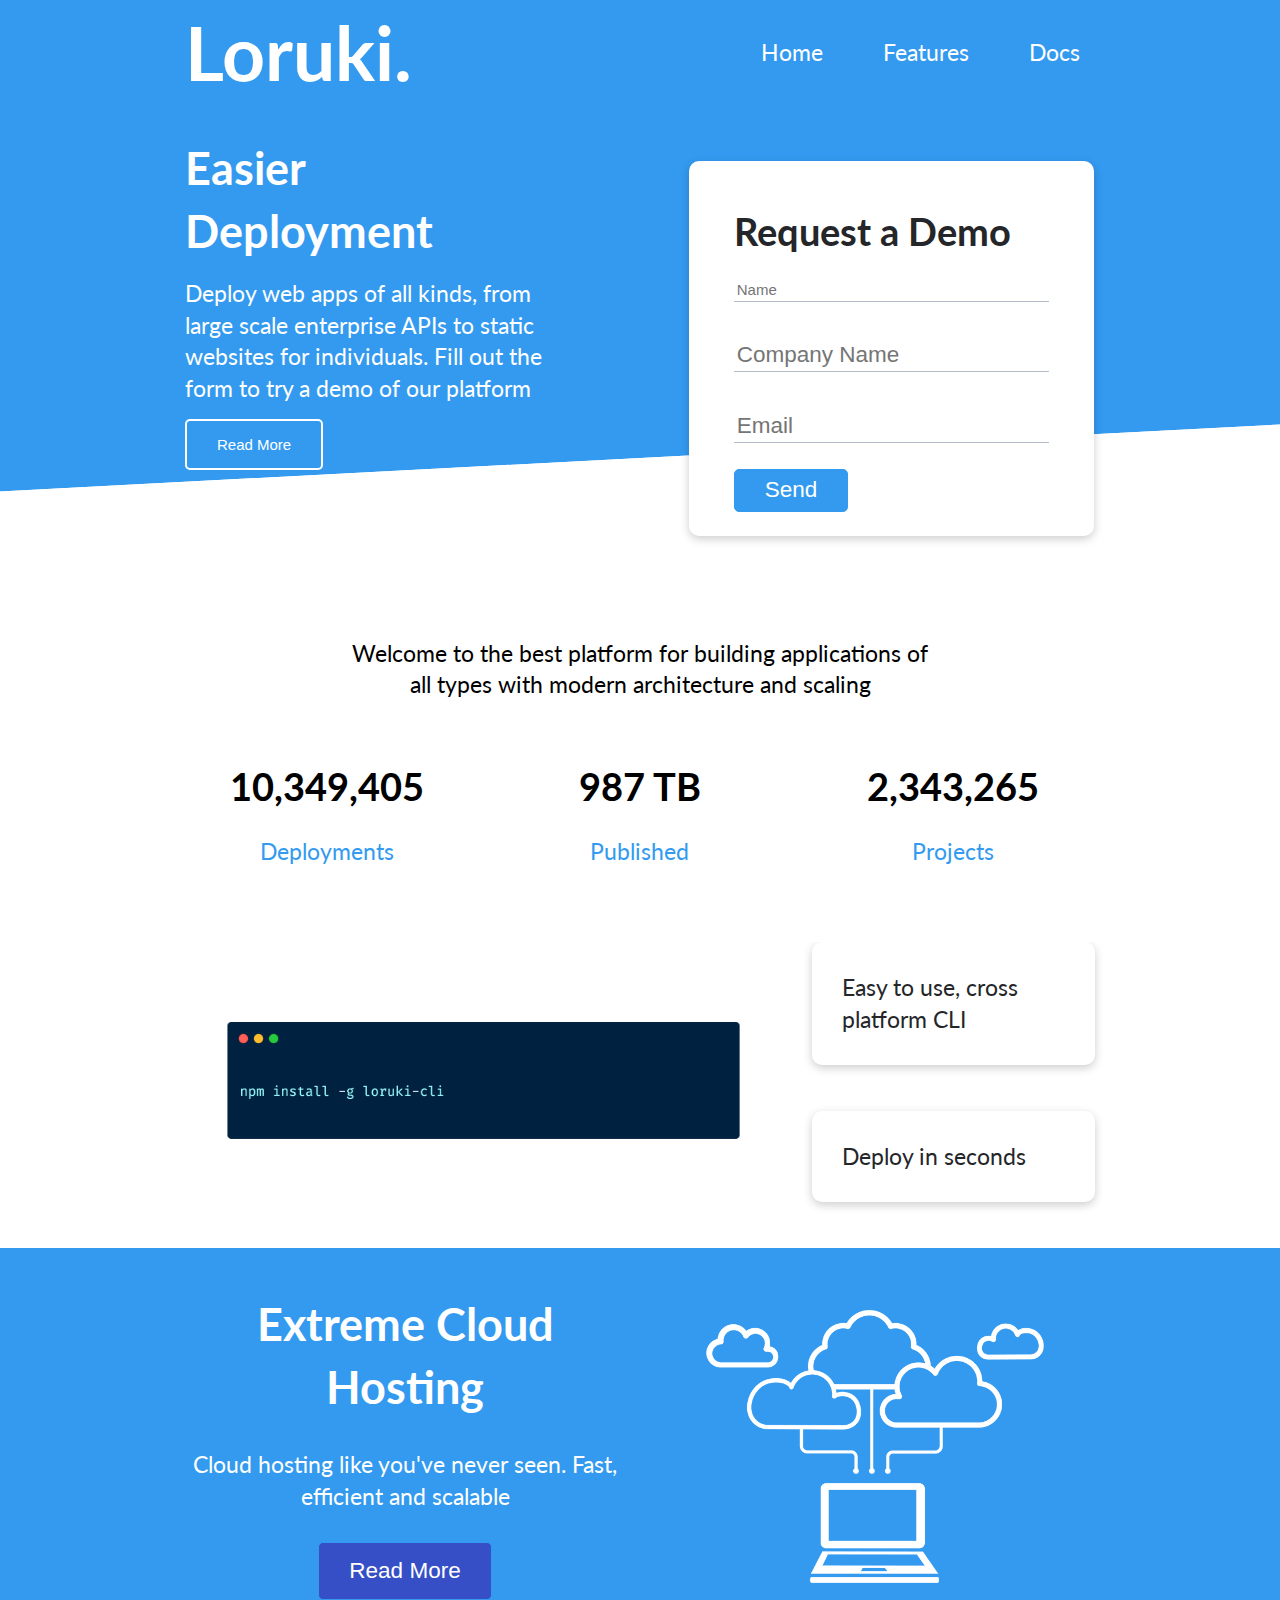
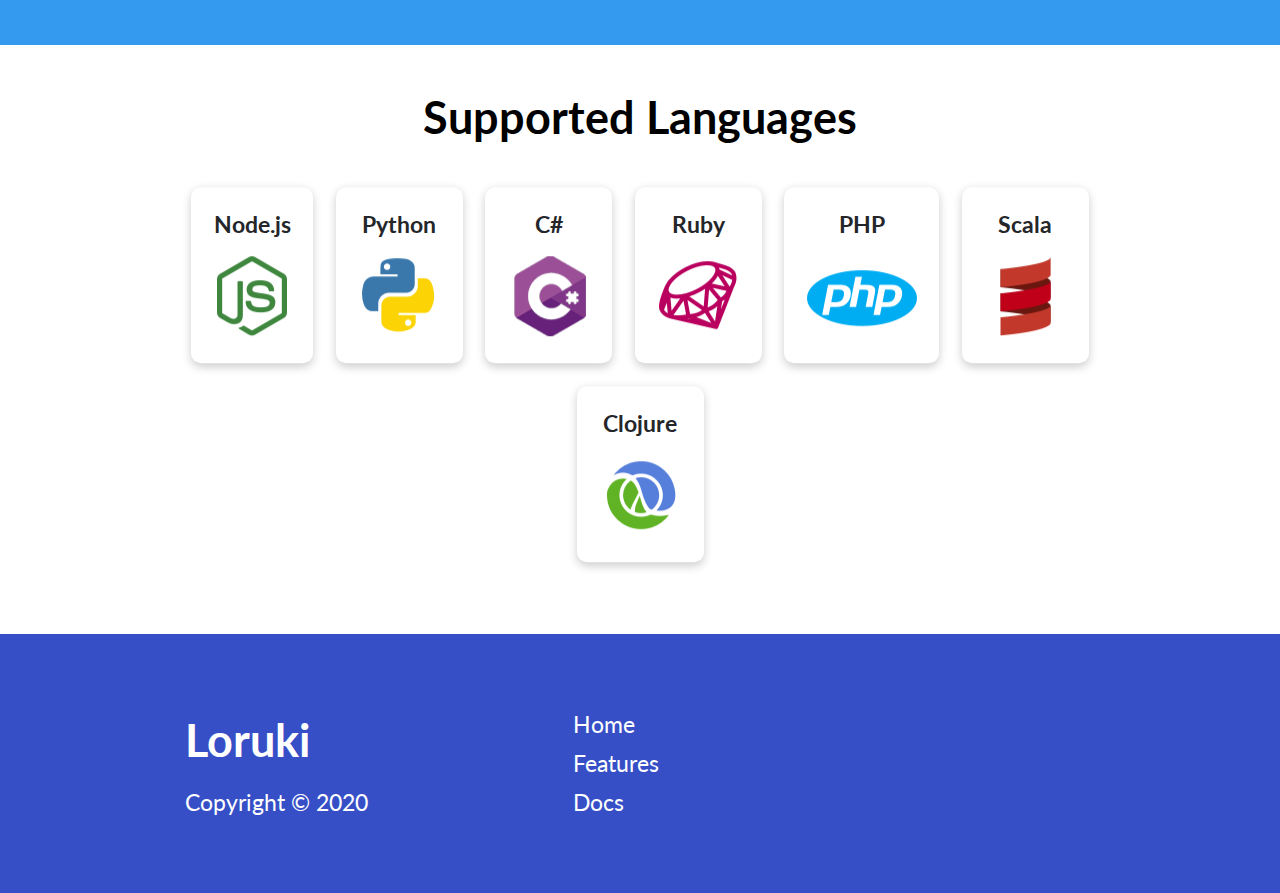
<file: index.html>
<!DOCTYPE html>
<html lang="en">
  <head>
    <meta charset="UTF-8" />
    <meta http-equiv="X-UA-Compatible" content="IE=edge" />
    <meta name="viewport" content="width=device-width, initial-scale=1.0" />
    <title>Loruki</title>
    <link
      rel="stylesheet"
      href="https://cdnjs.cloudflare.com/ajax/libs/font-awesome/5.15.1/css/all.min.css"
      integrity="sha512-+4zCK9k+qNFUR5X+cKL9EIR+ZOhtIloNl9GIKS57V1MyNsYpYcUrUeQc9vNfzsWfV28IaLL3i96P9sdNyeRssA=="
      crossorigin="anonymous"
    />
    <link rel="stylesheet" href="css/styles.css" />
    <link rel="stylesheet" href="css/utilities.css" />
    <link rel="stylesheet" href="css/responsive.css" />
  </head>
  <body>
    <!-- bd main -->
    <section id="main">
      <!-- bd navbar -->
      <section id="navbar">
        <div class="container flex">
          <h1 class="logo">Loruki.</h1>
          <div class="nav-item flex">
            <div class="nav-link"><a href="#" class="text">Home</a></div>
            <div class="nav-link">
              <a href="features.html" class="text">Features</a>
            </div>
            <div class="nav-link">
              <a href="docs.html" class="text">Docs</a>
            </div>
          </div>
        </div>
      </section>
      <!-- kt navbar -->

      <!-- bd showcase -->
      <section id="showcase" class="flex">
        <div class="grid">
          <div class="showcase-info container">
            <h2 class="showcase-title">Easier Deployment</h2>
            <p class="showcase-text text">
              Deploy web apps of all kinds, from large scale enterprise APIs to
              static websites for individuals. Fill out the form to try a demo
              of our platform
            </p>
            <button class="btn showcase-btn">Read More</button>
          </div>
          <div class="showcase-form card">
            <form>
              <h3 class="form-title">Request a Demo</h3>
              <input type="text" class="form-input" placeholder="Name" />
              <input
                type="text"
                class="form-input text"
                placeholder="Company Name"
              />
              <input type="email" class="form-input text" placeholder="Email" />
              <button class="btn form-btn text">Send</button>
            </form>
          </div>
        </div>
      </section>
      <!-- kt showcase -->
    </section>
    <!-- kt main -->

    <!-- bd stats -->
    <section id="stats">
      <div class="container">
        <div class="stats-title text">
          Welcome to the best platform for building applications of all types
          with modern architecture and scaling
        </div>
        <div class="stats-content grid">
          <div class="stats-item">
            <i class="fas fa-server fa-3x"></i>
            <h3 class="stats-text">10,349,405</h3>
            <div class="stats-text-2 text">Deployments</div>
          </div>
          <div class="stats-item">
            <i class="fas fa-upload fa-3x"></i>
            <h3 class="stats-text">987 TB</h3>
            <div class="stats-text-2 text">Published</div>
          </div>
          <div class="stats-item">
            <i class="fas fa-project-diagram fa-3x"></i>
            <h3 class="stats-text">2,343,265</h3>
            <div class="stats-text-2 text">Projects</div>
          </div>
        </div>
      </div>
    </section>
    <!-- kt stats -->

    <!-- bd cli -->
    <section id="cli">
      <div class="container grid">
        <img src="images/cli.png" alt="" />
        <div class="cli-text text card">Easy to use, cross platform CLI</div>
        <div class="cli-text text card">Deploy in seconds</div>
      </div>
    </section>
    <!-- kt cli -->

    <!-- bd cloud -->
    <section id="cloud">
      <div class="container grid">
        <div class="cloud-info">
          <h2 class="cloud-title">Extreme Cloud Hosting</h2>
          <div class="cloud-text text">
            Cloud hosting like you've never seen. Fast, efficient and scalable
          </div>
          <button class="btn cloud-btn text">Read More</button>
        </div>
        <img src="images/cloud.png" alt="" class="cloud-img" />
      </div>
    </section>
    <!-- kt cloud -->

    <!-- bd support -->
    <section id="support">
      <div class="container">
        <h2 class="support-title">Supported Languages</h2>
        <div class="support-item flex">
          <div class="support-card card">
            <div class="support-card-title text">Node.js</div>
            <img src="images/logos/node.png" alt="" class="support-card-img" />
          </div>
          <div class="support-card card">
            <div class="support-card-title text">Python</div>
            <img
              src="images/logos/python.png"
              alt=""
              class="support-card-img"
            />
          </div>
          <div class="support-card card">
            <div class="support-card-title text">C#</div>
            <img
              src="images/logos/csharp.png"
              alt=""
              class="support-card-img"
            />
          </div>
          <div class="support-card card">
            <div class="support-card-title text">Ruby</div>
            <img src="images/logos/ruby.png" alt="" class="support-card-img" />
          </div>
          <div class="support-card card">
            <div class="support-card-title text">PHP</div>
            <img src="images/logos/php.png" alt="" class="support-card-img" />
          </div>
          <div class="support-card card">
            <div class="support-card-title text">Scala</div>
            <img src="images/logos/scala.png" alt="" class="support-card-img" />
          </div>
          <div class="support-card card">
            <div class="support-card-title text">Clojure</div>
            <img
              src="images/logos/clojure.png"
              alt=""
              class="support-card-img"
            />
          </div>
        </div>
      </div>
    </section>
    <!-- kt support -->

    <!-- bd footer -->
    <section id="footer">
      <div class="container grid">
        <div class="footer-copy">
          <h2 class="footer-title">Loruki</h2>
          <div class="footer-text text">Copyright &copy; 2020</div>
        </div>
        <div class="footer-link flex">
          <div class="footer-text text">
            <a href="index.html" class="footer-text text">Home</a>
          </div>
          <div class="footer-text text">
            <a href="features.html" class="footer-text text">Features</a>
          </div>
          <div class="footer-text text">
            <a href="docs.html" class="footer-text text">Docs</a>
          </div>
        </div>
        <div class="footer-icon flex">
          <div class="footer-icon-link">
            <a href="#"><i class="fab fa-github fa-2x"></i></a>
          </div>
          <div class="footer-icon-link">
            <a href="#"><i class="fab fa-facebook fa-2x"></i></a>
          </div>
          <div class="footer-icon-link">
            <a href="#"><i class="fab fa-instagram fa-2x"></i></a>
          </div>
          <div class="footer-icon-link">
            <a href="#"><i class="fab fa-twitter fa-2x"></i></a>
          </div>
        </div>
      </div>
    </section>
    <!-- kt footer -->
  </body>
</html>
</file>
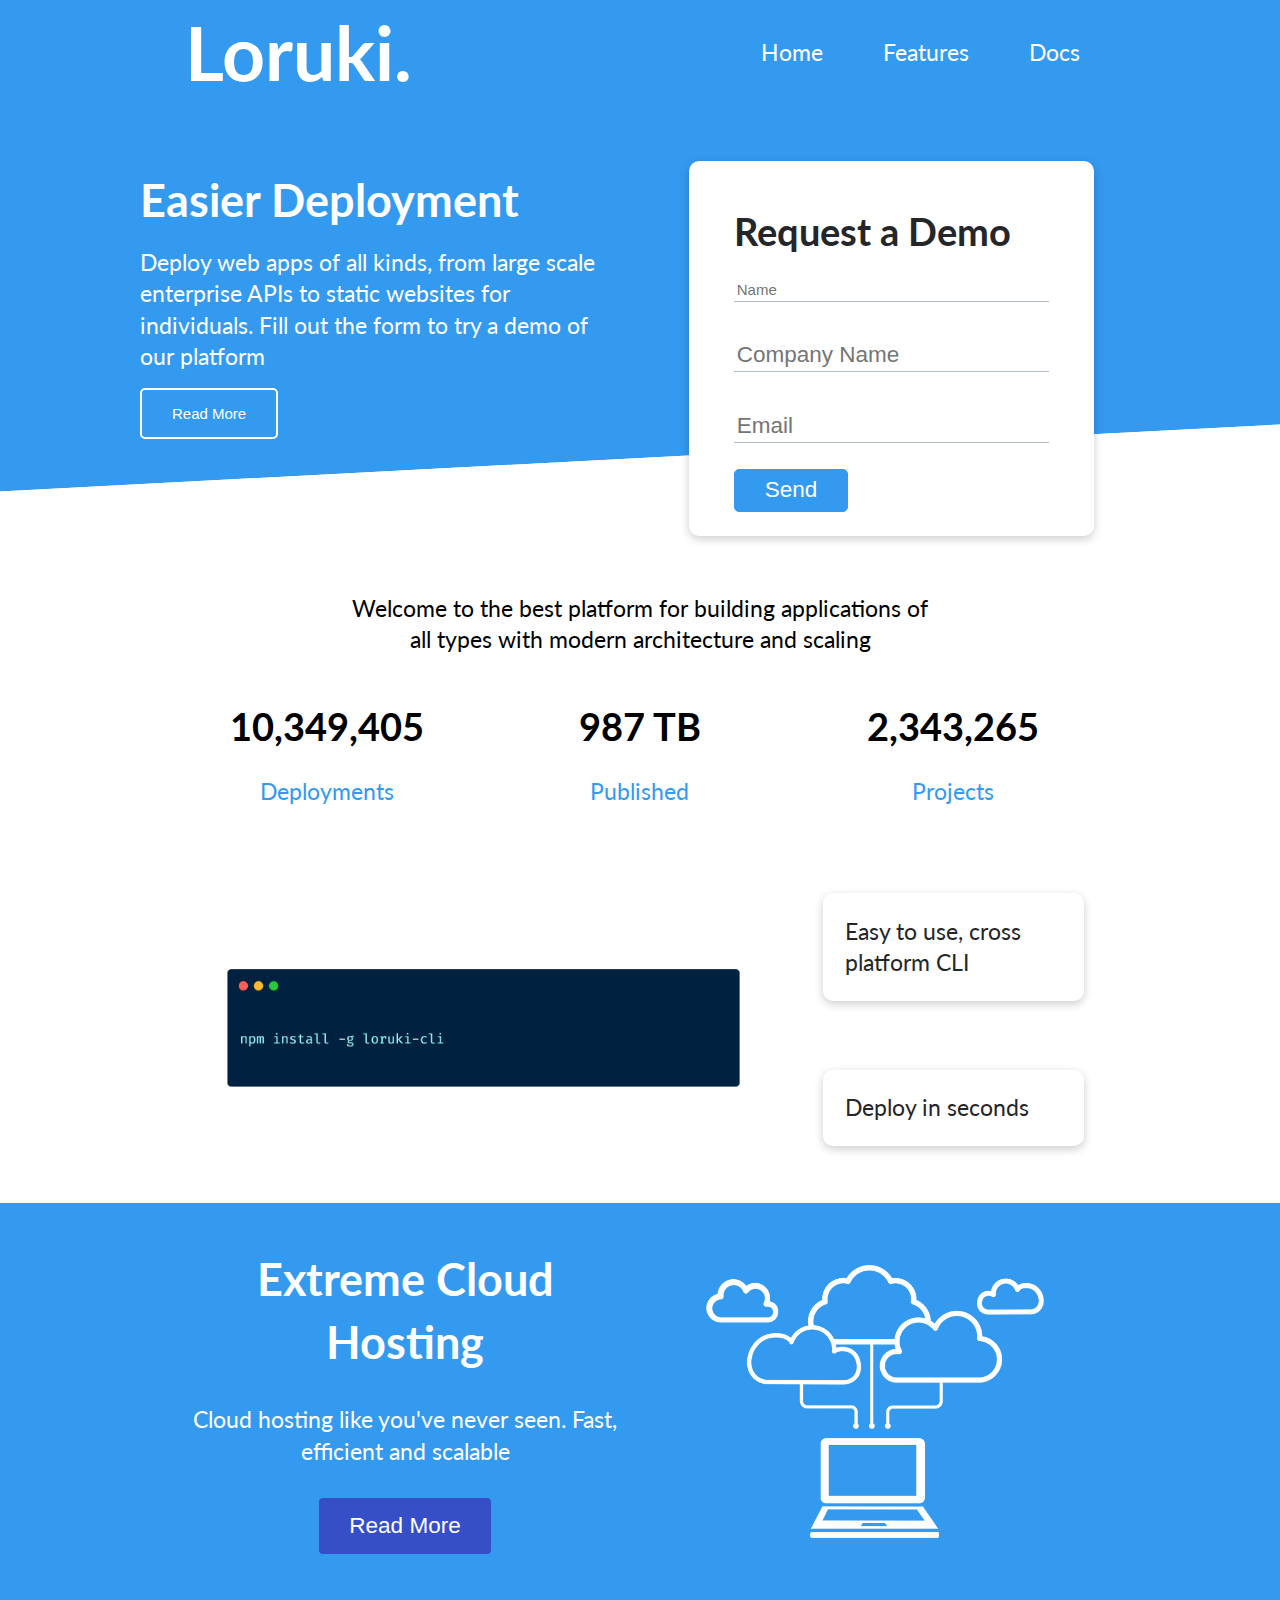
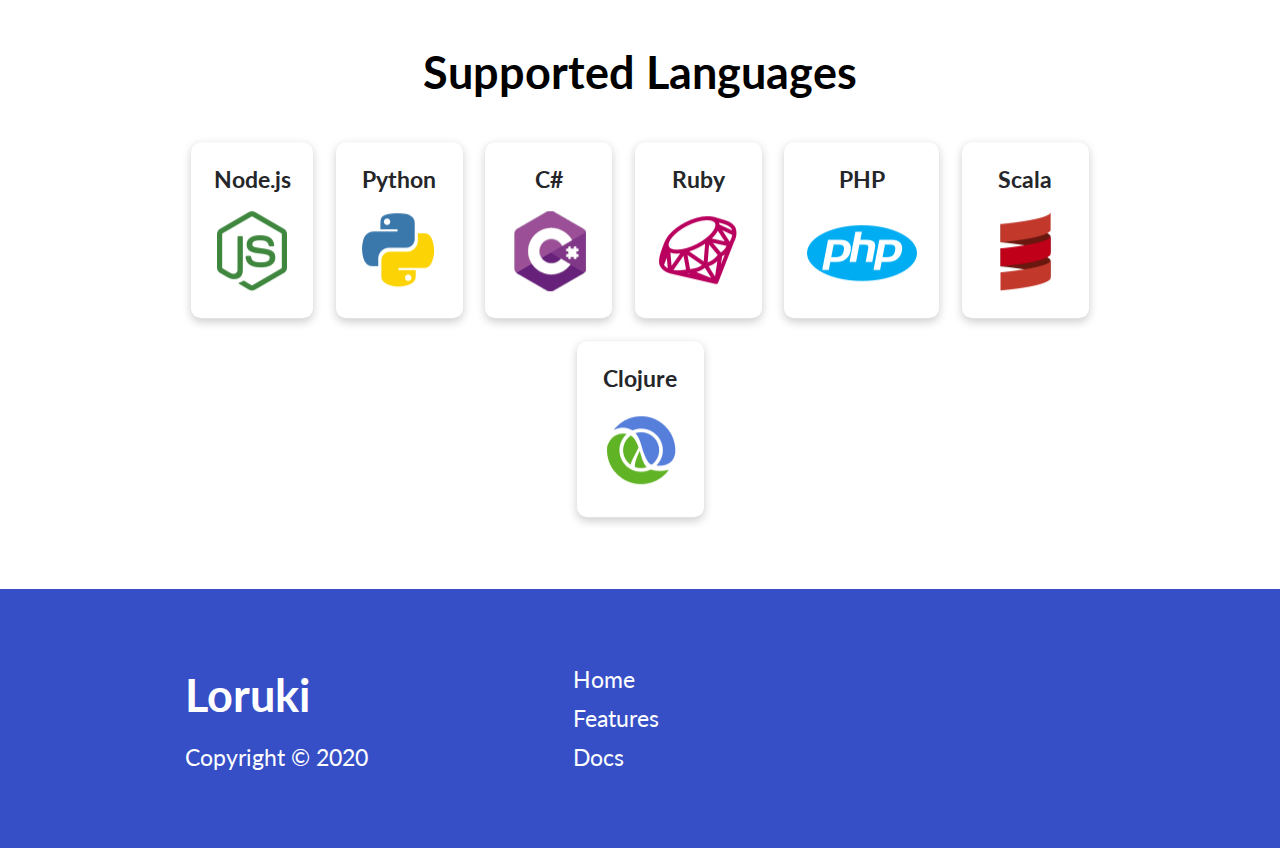
<file: github test/index.html>
<!DOCTYPE html>
<html lang="en">
  <head>
    <meta charset="UTF-8" />
    <meta http-equiv="X-UA-Compatible" content="IE=edge" />
    <meta name="viewport" content="width=device-width, initial-scale=1.0" />
    <title>Loruki</title>
    <link
      rel="stylesheet"
      href="https://cdnjs.cloudflare.com/ajax/libs/font-awesome/5.15.1/css/all.min.css"
      integrity="sha512-+4zCK9k+qNFUR5X+cKL9EIR+ZOhtIloNl9GIKS57V1MyNsYpYcUrUeQc9vNfzsWfV28IaLL3i96P9sdNyeRssA=="
      crossorigin="anonymous"
    />
    <link rel="stylesheet" href="css/styles.css" />
    <link rel="stylesheet" href="css/utilities.css" />
    <link rel="stylesheet" href="css/responsive.css" />
  </head>
  <body>
    <!-- bd main -->
    <section id="main">
      <!-- bd navbar -->
      <section id="navbar">
        <div class="container flex">
          <h1 class="logo">Loruki.</h1>
          <div class="nav-item flex">
            <div class="nav-link"><a href="#" class="text">Home</a></div>
            <div class="nav-link">
              <a href="features.html" class="text">Features</a>
            </div>
            <div class="nav-link">
              <a href="docs.html" class="text">Docs</a>
            </div>
          </div>
        </div>
      </section>
      <!-- kt navbar -->

      <!-- bd showcase -->
      <section id="showcase" class="flex">
        <div class="grid">
          <div class="showcase-info">
            <h2 class="showcase-title">Easier Deployment</h2>
            <p class="showcase-text text">
              Deploy web apps of all kinds, from large scale enterprise APIs to
              static websites for individuals. Fill out the form to try a demo
              of our platform
            </p>
            <button class="btn showcase-btn">Read More</button>
          </div>
          <div class="showcase-form card">
            <form>
              <h3 class="form-title">Request a Demo</h3>
              <input type="text" class="form-input" placeholder="Name" />
              <input
                type="text"
                class="form-input text"
                placeholder="Company Name"
              />
              <input type="email" class="form-input text" placeholder="Email" />
              <button class="btn form-btn text">Send</button>
            </form>
          </div>
        </div>
      </section>
      <!-- kt showcase -->
    </section>
    <!-- kt main -->

    <!-- bd stats -->
    <section id="stats">
      <div class="stats-title text">
        Welcome to the best platform for building applications of all types with
        modern architecture and scaling
      </div>
      <div class="stats-content container grid">
        <div class="stats-item">
          <i class="fas fa-server fa-3x"></i>
          <h3 class="stats-text">10,349,405</h3>
          <div class="stats-text-2 text">Deployments</div>
        </div>
        <div class="stats-item">
          <i class="fas fa-upload fa-3x"></i>
          <h3 class="stats-text">987 TB</h3>
          <div class="stats-text-2 text">Published</div>
        </div>
        <div class="stats-item">
          <i class="fas fa-project-diagram fa-3x"></i>
          <h3 class="stats-text">2,343,265</h3>
          <div class="stats-text-2 text">Projects</div>
        </div>
      </div>
    </section>
    <!-- kt stats -->

    <!-- bd cli -->
    <section id="cli">
      <div class="container grid">
        <img src="images/cli.png" alt="" />
        <div class="cli-text text card">Easy to use, cross platform CLI</div>
        <div class="cli-text text card">Deploy in seconds</div>
      </div>
    </section>
    <!-- kt cli -->

    <!-- bd cloud -->
    <section id="cloud">
      <div class="container grid">
        <div class="cloud-info">
          <h2 class="cloud-title">Extreme Cloud Hosting</h2>
          <div class="cloud-text text">
            Cloud hosting like you've never seen. Fast, efficient and scalable
          </div>
          <button class="btn cloud-btn text">Read More</button>
        </div>
        <img src="images/cloud.png" alt="" class="cloud-img" />
      </div>
    </section>
    <!-- kt cloud -->

    <!-- bd support -->
    <section id="support">
      <div class="container">
        <h2 class="support-title">Supported Languages</h2>
        <div class="support-item flex">
          <div class="support-card card">
            <div class="support-card-title text">Node.js</div>
            <img src="images/logos/node.png" alt="" class="support-card-img" />
          </div>
          <div class="support-card card">
            <div class="support-card-title text">Python</div>
            <img
              src="images/logos/python.png"
              alt=""
              class="support-card-img"
            />
          </div>
          <div class="support-card card">
            <div class="support-card-title text">C#</div>
            <img
              src="images/logos/csharp.png"
              alt=""
              class="support-card-img"
            />
          </div>
          <div class="support-card card">
            <div class="support-card-title text">Ruby</div>
            <img src="images/logos/ruby.png" alt="" class="support-card-img" />
          </div>
          <div class="support-card card">
            <div class="support-card-title text">PHP</div>
            <img src="images/logos/php.png" alt="" class="support-card-img" />
          </div>
          <div class="support-card card">
            <div class="support-card-title text">Scala</div>
            <img src="images/logos/scala.png" alt="" class="support-card-img" />
          </div>
          <div class="support-card card">
            <div class="support-card-title text">Clojure</div>
            <img
              src="images/logos/clojure.png"
              alt=""
              class="support-card-img"
            />
          </div>
        </div>
      </div>
    </section>
    <!-- kt support -->

    <!-- bd footer -->
    <section id="footer">
      <div class="container grid">
        <div class="footer-copy">
          <h2 class="footer-title">Loruki</h2>
          <div class="footer-text text">Copyright &copy; 2020</div>
        </div>
        <div class="footer-link flex">
          <div class="footer-text text">
            <a href="index.html" class="footer-text text">Home</a>
          </div>
          <div class="footer-text text">
            <a href="features.html" class="footer-text text">Features</a>
          </div>
          <div class="footer-text text">
            <a href="docs.html" class="footer-text text">Docs</a>
          </div>
        </div>
        <div class="footer-icon flex">
          <div class="footer-icon-link">
            <a href="#"><i class="fab fa-github fa-2x"></i></a>
          </div>
          <div class="footer-icon-link">
            <a href="#"><i class="fab fa-facebook fa-2x"></i></a>
          </div>
          <div class="footer-icon-link">
            <a href="#"><i class="fab fa-instagram fa-2x"></i></a>
          </div>
          <div class="footer-icon-link">
            <a href="#"><i class="fab fa-twitter fa-2x"></i></a>
          </div>
        </div>
      </div>
    </section>
    <!-- kt footer -->
  </body>
</html>
</file>
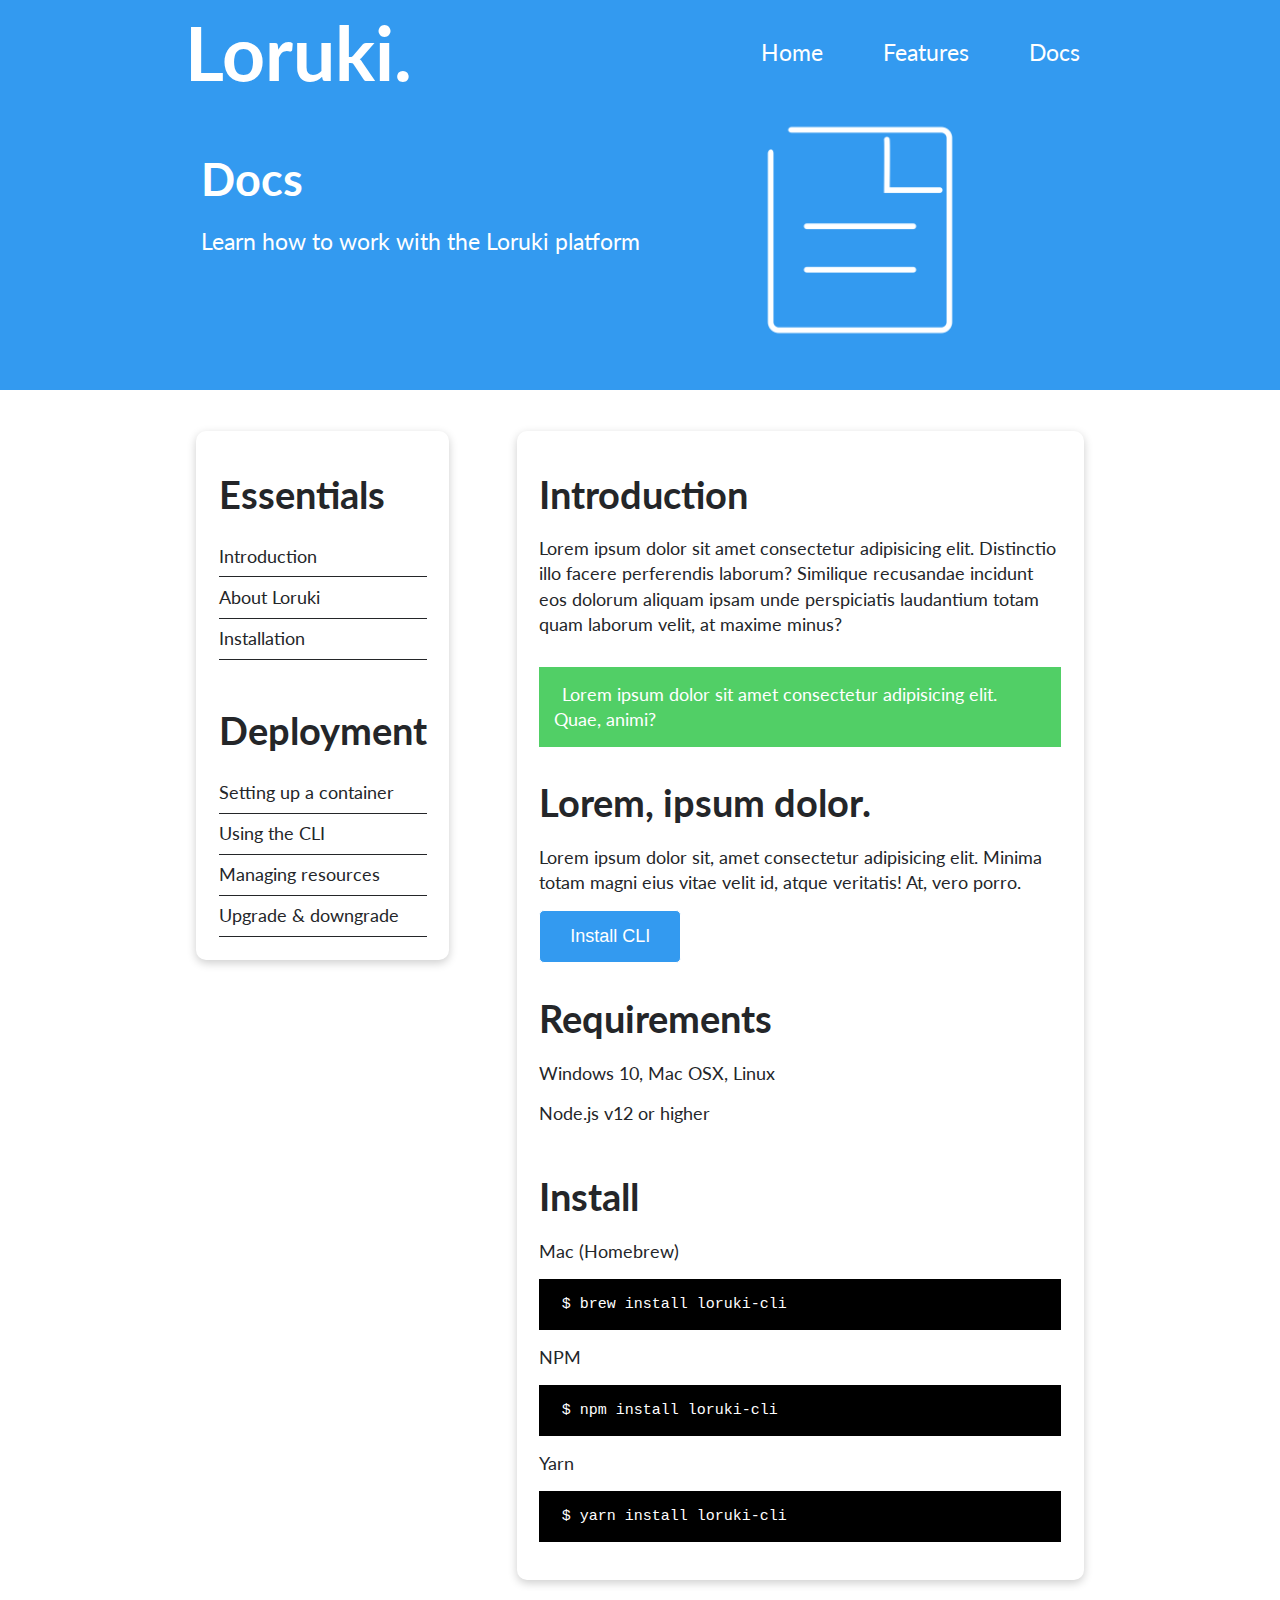
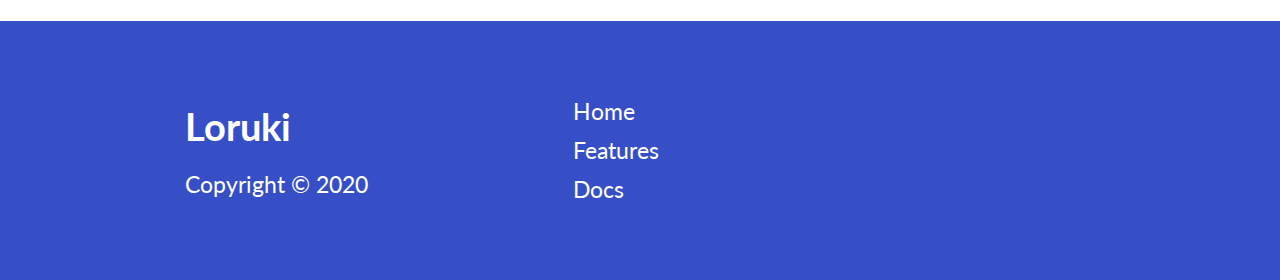
<file: docs.html>
<!DOCTYPE html>
<html lang="en">
  <head>
    <meta charset="UTF-8" />
    <meta http-equiv="X-UA-Compatible" content="IE=edge" />
    <meta name="viewport" content="width=device-width, initial-scale=1.0" />
    <title>Loruki</title>
    <link
      rel="stylesheet"
      href="https://cdnjs.cloudflare.com/ajax/libs/font-awesome/5.15.1/css/all.min.css"
      integrity="sha512-+4zCK9k+qNFUR5X+cKL9EIR+ZOhtIloNl9GIKS57V1MyNsYpYcUrUeQc9vNfzsWfV28IaLL3i96P9sdNyeRssA=="
      crossorigin="anonymous"
    />
    <link rel="stylesheet" href="css/styles.css" />
    <link rel="stylesheet" href="css/utilities.css" />
    <link rel="stylesheet" href="css/responsive.css" />
  </head>
  <body>
    <!-- bd main -->
    <section id="main">
      <!-- bd navbar -->
      <section id="navbar">
        <div class="container flex">
          <h1 class="logo">Loruki.</h1>
          <div class="nav-item flex">
            <div class="nav-link">
              <a href="index.html" class="text">Home</a>
            </div>
            <div class="nav-link">
              <a href="features.html" class="text">Features</a>
            </div>
            <div class="nav-link">
              <a href="docs.html" class="text">Docs</a>
            </div>
          </div>
        </div>
      </section>
      <!-- kt navbar -->

      <!-- bd showcase -->
      <section id="features-showcase" class="flex">
        <div class="container grid">
          <div class="showcase-info">
            <h2 class="showcase-title">Docs</h2>
            <p class="showcase-text text">
              Learn how to work with the Loruki platform
            </p>
          </div>
          <div class="showcase-img">
            <img src="images/docs.png" alt="" />
          </div>
        </div>
      </section>
      <!-- kt showcase -->
    </section>
    <!-- kt main -->

    <!-- bd flatform -->
    <section id="docs-main" class="flex">
      <div class="container grid">
        <div class="docs-content card grid">
          <div class="docs-essentials">
            <h3 class="docs-title">Essentials</h3>
            <div class="docs-desc">
              <a href="#" class="text">Introduction</a>
            </div>
            <div class="docs-desc">
              <a href="#" class="text">About Loruki</a>
            </div>
            <div class="docs-desc">
              <a href="#" class="text">Installation</a>
            </div>
          </div>
          <div class="docs-deloyment">
            <h3 class="docs-title">Deployment</h3>
            <div class="docs-desc">
              <a href="#" class="text">Setting up a container</a>
            </div>
            <div class="docs-desc">
              <a href="#" class="text">Using the CLI</a>
            </div>
            <div class="docs-desc">
              <a href="#" class="text">Managing resources</a>
            </div>
            <div class="docs-desc">
              <a href="#" class="text">Upgrade & downgrade</a>
            </div>
          </div>
        </div>
        <div class="docs-introdcution card grid">
          <h3 class="docs-title">Introduction</h3>
          <div class="text">
            Lorem ipsum dolor sit amet consectetur adipisicing elit. Distinctio
            illo facere perferendis laborum? Similique recusandae incidunt eos
            dolorum aliquam ipsam unde perspiciatis laudantium totam quam
            laborum velit, at maxime minus?
          </div>
          <div class="docs-alert text">
            <i class="fas fa-info"></i>
            Lorem ipsum dolor sit amet consectetur adipisicing elit. Quae,
            animi?
          </div>
          <h3 class="docs-title">Lorem, ipsum dolor.</h3>
          <div class="text">
            Lorem ipsum dolor sit, amet consectetur adipisicing elit. Minima
            totam magni eius vitae velit id, atque veritatis! At, vero porro.
          </div>
          <button class="btn docs-btn text">Install CLI</button>
          <h3 class="docs-title">Requirements</h3>
          <div class="text">
            <div class="text">Windows 10, Mac OSX, Linux</div>
            <div class="text">Node.js v12 or higher</div>
          </div>
          <h3 class="docs-title">Install</h3>
          <div class="text">Mac (Homebrew)</div>
          <code class="docs-code">$ brew install loruki-cli</code>
          <div class="text">NPM</div>
          <code class="docs-code">$ npm install loruki-cli</code>
          <div class="text">Yarn</div>
          <code class="docs-code">$ yarn install loruki-cli</code>
        </div>
      </div>
    </section>
    <!-- kt flatform -->

    <!-- bd footer -->
    <section id="footer">
      <div class="container grid">
        <div class="footer-copy">
          <h3 class="footer-title">Loruki</h3>
          <div class="footer-text text">Copyright &copy; 2020</div>
        </div>
        <div class="footer-link flex">
          <div class="footer-text text">
            <a href="index.html" class="footer-text text">Home</a>
          </div>
          <div class="footer-text text">
            <a href="features.html" class="footer-text text">Features</a>
          </div>
          <div class="footer-text text">
            <a href="docs.html" class="footer-text text">Docs</a>
          </div>
        </div>
        <div class="footer-icon flex">
          <div class="footer-icon-link">
            <a href="#"><i class="fab fa-github fa-2x"></i></a>
          </div>
          <div class="footer-icon-link">
            <a href="#"><i class="fab fa-facebook fa-2x"></i></a>
          </div>
          <div class="footer-icon-link">
            <a href="#"><i class="fab fa-instagram fa-2x"></i></a>
          </div>
          <div class="footer-icon-link">
            <a href="#"><i class="fab fa-twitter fa-2x"></i></a>
          </div>
        </div>
      </div>
    </section>
    <!-- kt footer -->
  </body>
</html>
</file>
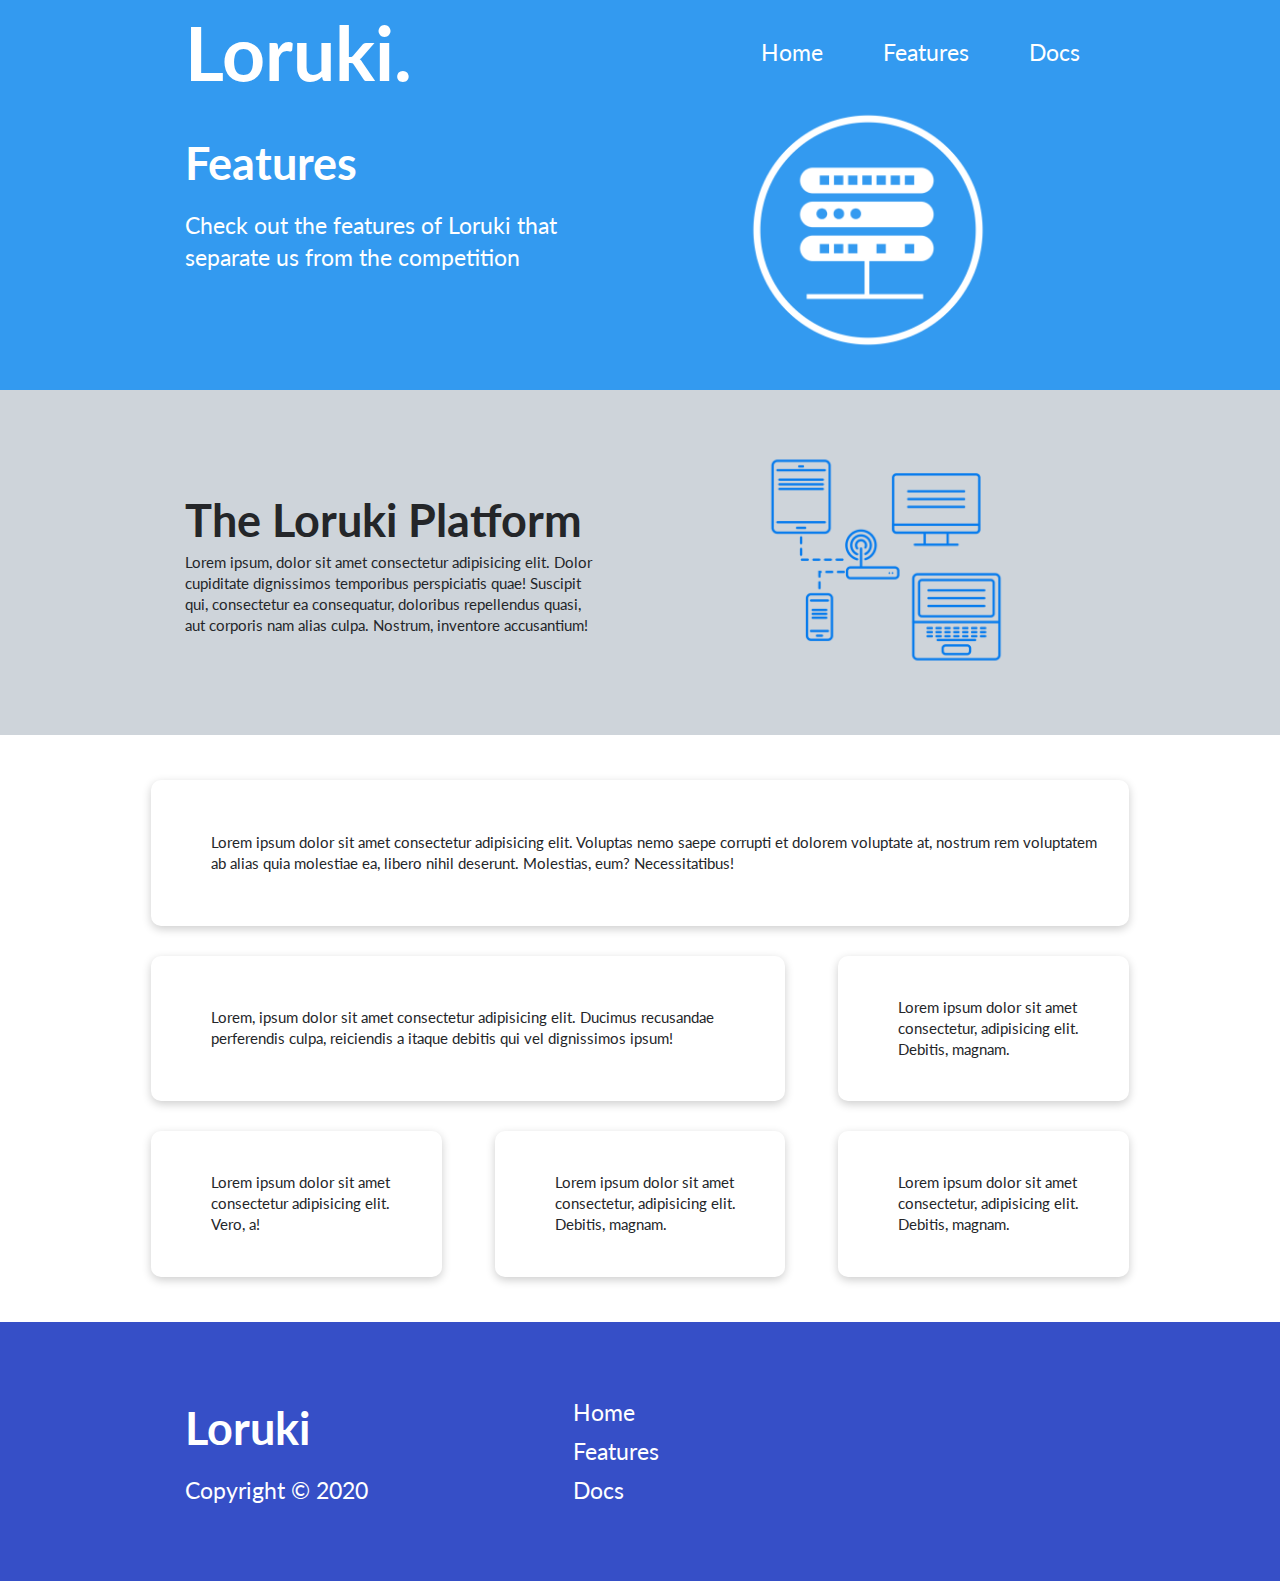
<file: features.html>
<!DOCTYPE html>
<html lang="en">
  <head>
    <meta charset="UTF-8" />
    <meta http-equiv="X-UA-Compatible" content="IE=edge" />
    <meta name="viewport" content="width=device-width, initial-scale=1.0" />
    <title>Loruki</title>
    <link
      rel="stylesheet"
      href="https://cdnjs.cloudflare.com/ajax/libs/font-awesome/5.15.1/css/all.min.css"
      integrity="sha512-+4zCK9k+qNFUR5X+cKL9EIR+ZOhtIloNl9GIKS57V1MyNsYpYcUrUeQc9vNfzsWfV28IaLL3i96P9sdNyeRssA=="
      crossorigin="anonymous"
    />
    <link rel="stylesheet" href="css/styles.css" />
    <link rel="stylesheet" href="css/utilities.css" />
    <link rel="stylesheet" href="css/responsive.css" />
  </head>
  <body>
    <!-- bd main -->
    <section id="main">
      <!-- bd navbar -->
      <section id="navbar">
        <div class="container flex">
          <h1 class="logo">Loruki.</h1>
          <div class="nav-item flex">
            <div class="nav-link">
              <a href="index.html" class="text">Home</a>
            </div>
            <div class="nav-link">
              <a href="features.html" class="text">Features</a>
            </div>
            <div class="nav-link">
              <a href="docs.html" class="text">Docs</a>
            </div>
          </div>
        </div>
      </section>
      <!-- kt navbar -->

      <!-- bd showcase -->
      <section id="features-showcase" class="flex">
        <div class="container grid">
          <div class="showcase-info">
            <h2 class="showcase-title">Features</h2>
            <p class="showcase-text text">
              Check out the features of Loruki that separate us from the
              competition
            </p>
          </div>
          <div class="showcase-img">
            <img src="images/server.png" alt="" />
          </div>
        </div>
      </section>
      <!-- kt showcase -->
    </section>
    <!-- kt main -->

    <!-- bd flatform -->
    <section id="flatform" class="flex">
      <div class="container grid">
        <div class="flatform-content">
          <h2 class="flatform-title">The Loruki Platform</h2>
          <div class="flatform-text">
            Lorem ipsum, dolor sit amet consectetur adipisicing elit. Dolor
            cupiditate dignissimos temporibus perspiciatis quae! Suscipit qui,
            consectetur ea consequatur, doloribus repellendus quasi, aut
            corporis nam alias culpa. Nostrum, inventore accusantium!
          </div>
        </div>
        <div class="flatform-img">
          <img src="images/server2.png" alt="" />
        </div>
      </div>
    </section>
    <!-- kt flatform -->

    <!-- bd features -->
    <section id="features" class="flex">
      <div class="container grid">
        <div class="features-item card flex">
          <div class="features-icon">
            <i class="fas fa-server fa-3x"></i>
          </div>
          <div class="features-text">
            Lorem ipsum dolor sit amet consectetur adipisicing elit. Voluptas
            nemo saepe corrupti et dolorem voluptate at, nostrum rem voluptatem
            ab alias quia molestiae ea, libero nihil deserunt. Molestias, eum?
            Necessitatibus!
          </div>
        </div>
        <div class="features-item card flex">
          <div class="features-icon">
            <i class="fas fa-network-wired fa-3x"></i>
          </div>
          <div class="features-text">
            Lorem, ipsum dolor sit amet consectetur adipisicing elit. Ducimus
            recusandae perferendis culpa, reiciendis a itaque debitis qui vel
            dignissimos ipsum!
          </div>
        </div>
        <div class="features-item card flex">
          <div class="features-icon">
            <i class="fas fa-laptop-code fa-3x"></i>
          </div>
          <div class="features-text">
            Lorem ipsum dolor sit amet consectetur, adipisicing elit. Debitis,
            magnam.
          </div>
        </div>
        <div class="features-item card flex">
          <div class="features-icon">
            <i class="fas fa-database fa-3x"></i>
          </div>
          <div class="features-text">
            Lorem ipsum dolor sit amet consectetur adipisicing elit. Vero, a!
          </div>
        </div>
        <div class="features-item card flex">
          <div class="features-icon">
            <i class="fas fa-power-off fa-3x"></i>
          </div>
          <div class="features-text">
            Lorem ipsum dolor sit amet consectetur, adipisicing elit. Debitis,
            magnam.
          </div>
        </div>
        <div class="features-item card flex">
          <div class="features-icon">
            <i class="fas fa-upload fa-3x"></i>
          </div>
          <div class="features-text">
            Lorem ipsum dolor sit amet consectetur, adipisicing elit. Debitis,
            magnam.
          </div>
        </div>
      </div>
    </section>
    <!-- kt features -->

    <!-- bd footer -->
    <section id="footer">
      <div class="container grid">
        <div class="footer-copy">
          <h2 class="footer-title">Loruki</h2>
          <div class="footer-text text">Copyright &copy; 2020</div>
        </div>
        <div class="footer-link flex">
          <div class="footer-text text">
            <a href="index.html" class="footer-text text">Home</a>
          </div>
          <div class="footer-text text">
            <a href="features.html" class="footer-text text">Features</a>
          </div>
          <div class="footer-text text">
            <a href="docs.html" class="footer-text text">Docs</a>
          </div>
        </div>
        <div class="footer-icon flex">
          <div class="footer-icon-link">
            <a href="#"><i class="fab fa-github fa-2x"></i></a>
          </div>
          <div class="footer-icon-link">
            <a href="#"><i class="fab fa-facebook fa-2x"></i></a>
          </div>
          <div class="footer-icon-link">
            <a href="#"><i class="fab fa-instagram fa-2x"></i></a>
          </div>
          <div class="footer-icon-link">
            <a href="#"><i class="fab fa-twitter fa-2x"></i></a>
          </div>
        </div>
      </div>
    </section>
    <!-- kt footer -->
  </body>
</html>
</file>
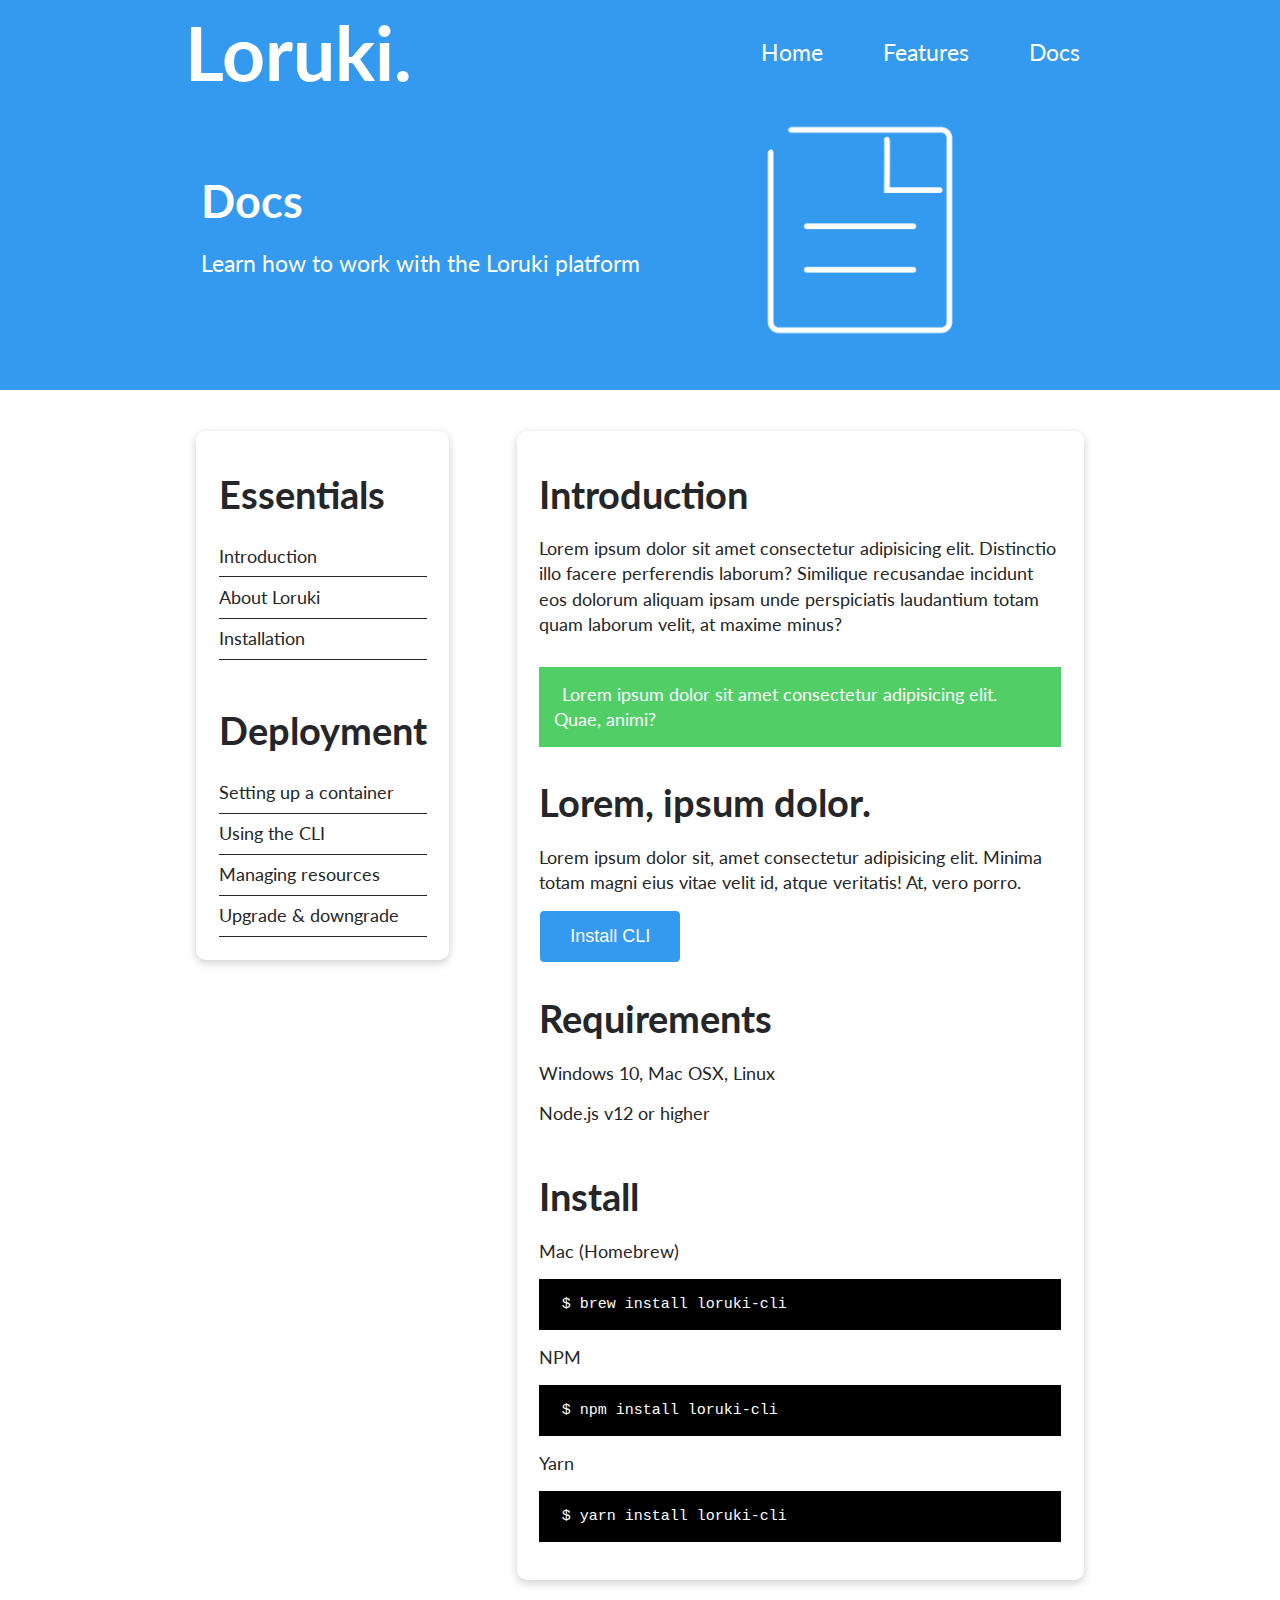
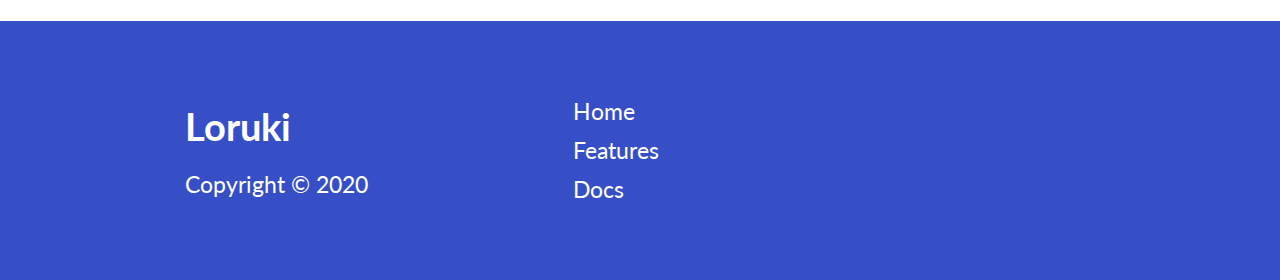
<file: github test/docs.html>
<!DOCTYPE html>
<html lang="en">
  <head>
    <meta charset="UTF-8" />
    <meta http-equiv="X-UA-Compatible" content="IE=edge" />
    <meta name="viewport" content="width=device-width, initial-scale=1.0" />
    <title>Loruki</title>
    <link
      rel="stylesheet"
      href="https://cdnjs.cloudflare.com/ajax/libs/font-awesome/5.15.1/css/all.min.css"
      integrity="sha512-+4zCK9k+qNFUR5X+cKL9EIR+ZOhtIloNl9GIKS57V1MyNsYpYcUrUeQc9vNfzsWfV28IaLL3i96P9sdNyeRssA=="
      crossorigin="anonymous"
    />
    <link rel="stylesheet" href="css/styles.css" />
    <link rel="stylesheet" href="css/utilities.css" />
    <link rel="stylesheet" href="css/responsive.css" />
  </head>
  <body>
    <!-- bd main -->
    <section id="main">
      <!-- bd navbar -->
      <section id="navbar">
        <div class="container flex">
          <h1 class="logo">Loruki.</h1>
          <div class="nav-item flex">
            <div class="nav-link">
              <a href="index.html" class="text">Home</a>
            </div>
            <div class="nav-link">
              <a href="features.html" class="text">Features</a>
            </div>
            <div class="nav-link">
              <a href="docs.html" class="text">Docs</a>
            </div>
          </div>
        </div>
      </section>
      <!-- kt navbar -->

      <!-- bd showcase -->
      <section id="features-showcase" class="flex">
        <div class="container grid">
          <div class="showcase-info">
            <h2 class="showcase-title">Docs</h2>
            <p class="showcase-text text">
              Learn how to work with the Loruki platform
            </p>
          </div>
          <div class="showcase-img">
            <img src="images/docs.png" alt="" />
          </div>
        </div>
      </section>
      <!-- kt showcase -->
    </section>
    <!-- kt main -->

    <!-- bd flatform -->
    <section id="docs-main" class="flex">
      <div class="container grid">
        <div class="docs-content card grid">
          <div class="docs-essentials">
            <h3 class="docs-title">Essentials</h3>
            <div class="docs-desc">
              <a href="#" class="text">Introduction</a>
            </div>
            <div class="docs-desc">
              <a href="#" class="text">About Loruki</a>
            </div>
            <div class="docs-desc">
              <a href="#" class="text">Installation</a>
            </div>
          </div>
          <div class="docs-deloyment">
            <h3 class="docs-title">Deployment</h3>
            <div class="docs-desc">
              <a href="#" class="text">Setting up a container</a>
            </div>
            <div class="docs-desc">
              <a href="#" class="text">Using the CLI</a>
            </div>
            <div class="docs-desc">
              <a href="#" class="text">Managing resources</a>
            </div>
            <div class="docs-desc">
              <a href="#" class="text">Upgrade & downgrade</a>
            </div>
          </div>
        </div>
        <div class="docs-introdcution card grid">
          <h3 class="docs-title">Introduction</h3>
          <div class="text">
            Lorem ipsum dolor sit amet consectetur adipisicing elit. Distinctio
            illo facere perferendis laborum? Similique recusandae incidunt eos
            dolorum aliquam ipsam unde perspiciatis laudantium totam quam
            laborum velit, at maxime minus?
          </div>
          <div class="docs-alert text">
            <i class="fas fa-info"></i>
            Lorem ipsum dolor sit amet consectetur adipisicing elit. Quae,
            animi?
          </div>
          <h3 class="docs-title">Lorem, ipsum dolor.</h3>
          <div class="text">
            Lorem ipsum dolor sit, amet consectetur adipisicing elit. Minima
            totam magni eius vitae velit id, atque veritatis! At, vero porro.
          </div>
          <button class="btn docs-btn text">Install CLI</button>
          <h3 class="docs-title">Requirements</h3>
          <div class="text">
            <div class="text">Windows 10, Mac OSX, Linux</div>
            <div class="text">Node.js v12 or higher</div>
          </div>
          <h3 class="docs-title">Install</h3>
          <div class="text">Mac (Homebrew)</div>
          <code class="docs-code">$ brew install loruki-cli</code>
          <div class="text">NPM</div>
          <code class="docs-code">$ npm install loruki-cli</code>
          <div class="text">Yarn</div>
          <code class="docs-code">$ yarn install loruki-cli</code>
        </div>
      </div>
    </section>
    <!-- kt flatform -->

    <!-- bd footer -->
    <section id="footer">
      <div class="container grid">
        <div class="footer-copy">
          <h3 class="footer-title">Loruki</h3>
          <div class="footer-text text">Copyright &copy; 2020</div>
        </div>
        <div class="footer-link flex">
          <div class="footer-text text">
            <a href="index.html" class="footer-text text">Home</a>
          </div>
          <div class="footer-text text">
            <a href="features.html" class="footer-text text">Features</a>
          </div>
          <div class="footer-text text">
            <a href="docs.html" class="footer-text text">Docs</a>
          </div>
        </div>
        <div class="footer-icon flex">
          <div class="footer-icon-link">
            <a href="#"><i class="fab fa-github fa-2x"></i></a>
          </div>
          <div class="footer-icon-link">
            <a href="#"><i class="fab fa-facebook fa-2x"></i></a>
          </div>
          <div class="footer-icon-link">
            <a href="#"><i class="fab fa-instagram fa-2x"></i></a>
          </div>
          <div class="footer-icon-link">
            <a href="#"><i class="fab fa-twitter fa-2x"></i></a>
          </div>
        </div>
      </div>
    </section>
    <!-- kt footer -->
  </body>
</html>
</file>
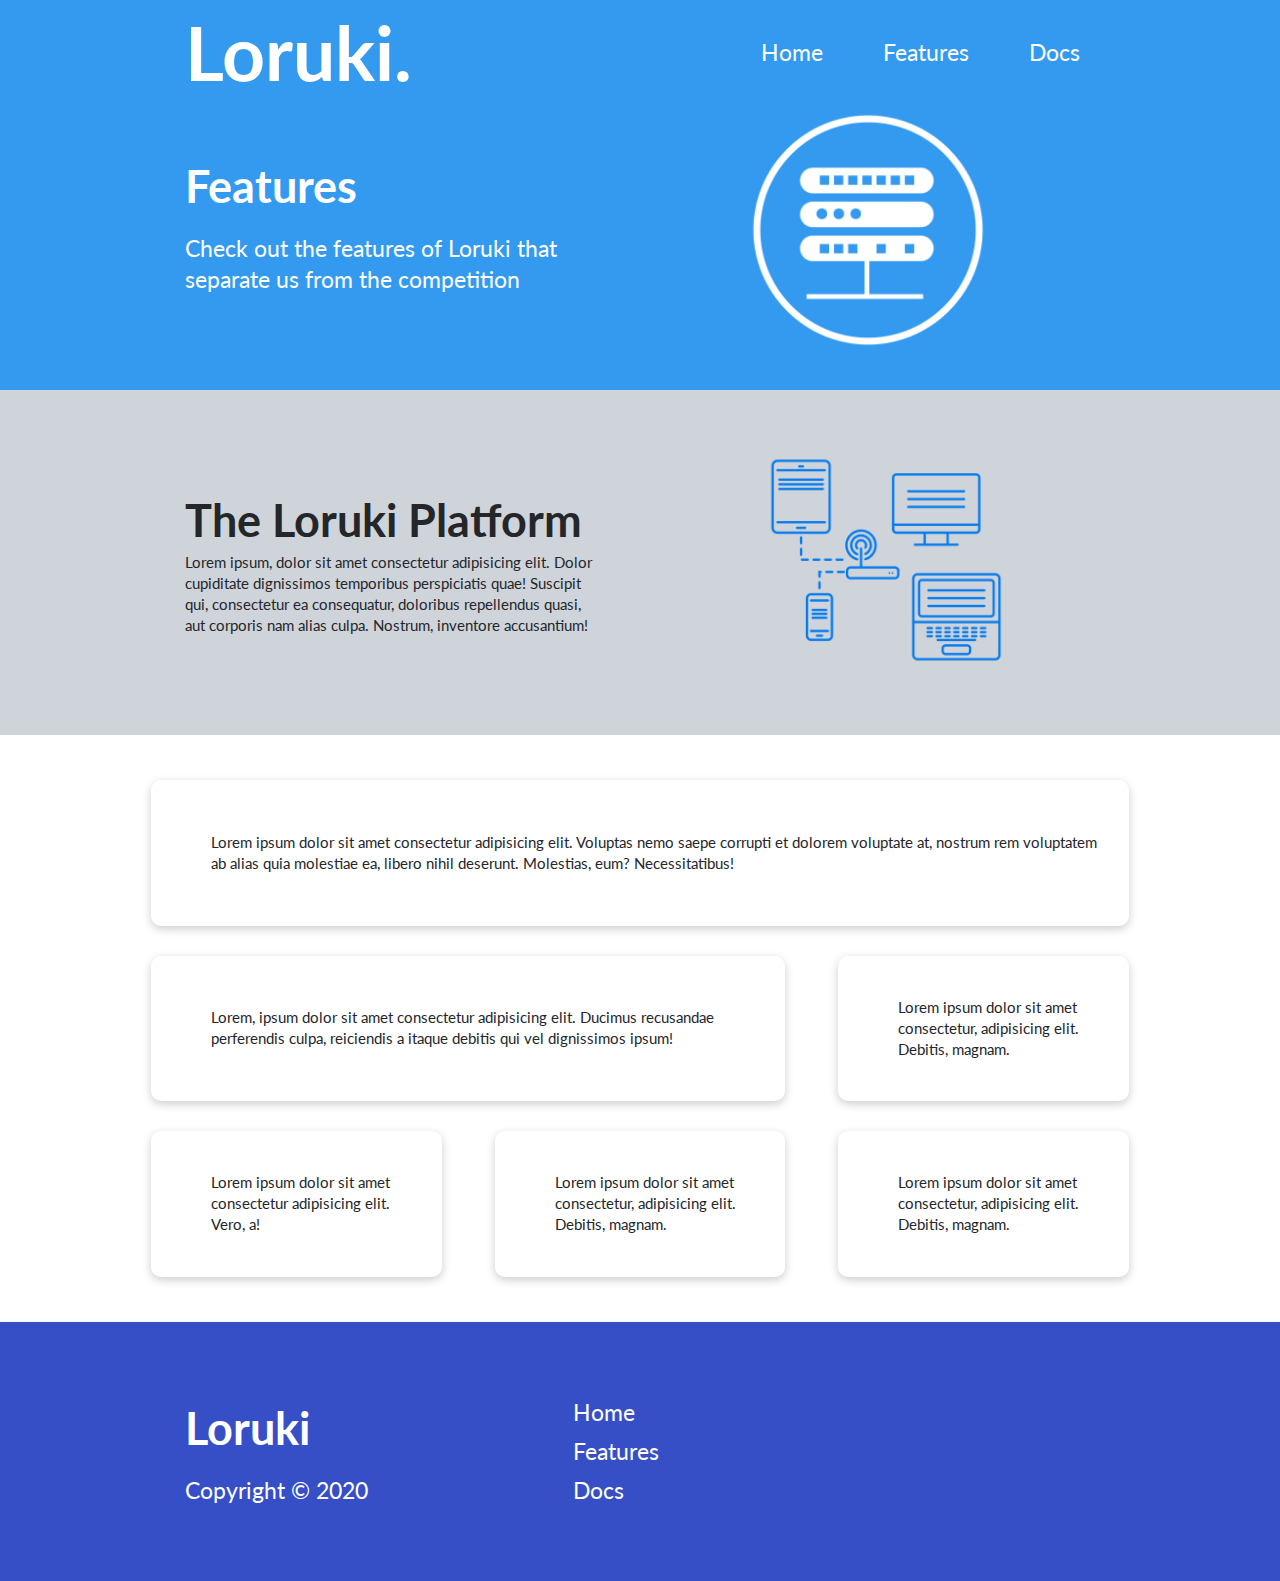
<file: github test/features.html>
<!DOCTYPE html>
<html lang="en">
  <head>
    <meta charset="UTF-8" />
    <meta http-equiv="X-UA-Compatible" content="IE=edge" />
    <meta name="viewport" content="width=device-width, initial-scale=1.0" />
    <title>Loruki</title>
    <link
      rel="stylesheet"
      href="https://cdnjs.cloudflare.com/ajax/libs/font-awesome/5.15.1/css/all.min.css"
      integrity="sha512-+4zCK9k+qNFUR5X+cKL9EIR+ZOhtIloNl9GIKS57V1MyNsYpYcUrUeQc9vNfzsWfV28IaLL3i96P9sdNyeRssA=="
      crossorigin="anonymous"
    />
    <link rel="stylesheet" href="css/styles.css" />
    <link rel="stylesheet" href="css/utilities.css" />
    <link rel="stylesheet" href="css/responsive.css" />
  </head>
  <body>
    <!-- bd main -->
    <section id="main">
      <!-- bd navbar -->
      <section id="navbar">
        <div class="container flex">
          <h1 class="logo">Loruki.</h1>
          <div class="nav-item flex">
            <div class="nav-link">
              <a href="index.html" class="text">Home</a>
            </div>
            <div class="nav-link">
              <a href="features.html" class="text">Features</a>
            </div>
            <div class="nav-link">
              <a href="docs.html" class="text">Docs</a>
            </div>
          </div>
        </div>
      </section>
      <!-- kt navbar -->

      <!-- bd showcase -->
      <section id="features-showcase" class="flex">
        <div class="container grid">
          <div class="showcase-info">
            <h2 class="showcase-title">Features</h2>
            <p class="showcase-text text">
              Check out the features of Loruki that separate us from the
              competition
            </p>
          </div>
          <div class="showcase-img">
            <img src="images/server.png" alt="" />
          </div>
        </div>
      </section>
      <!-- kt showcase -->
    </section>
    <!-- kt main -->

    <!-- bd flatform -->
    <section id="flatform" class="flex">
      <div class="container grid">
        <div class="flatform-content">
          <h2 class="flatform-title">The Loruki Platform</h2>
          <div class="flatform-text">
            Lorem ipsum, dolor sit amet consectetur adipisicing elit. Dolor
            cupiditate dignissimos temporibus perspiciatis quae! Suscipit qui,
            consectetur ea consequatur, doloribus repellendus quasi, aut
            corporis nam alias culpa. Nostrum, inventore accusantium!
          </div>
        </div>
        <div class="flatform-img">
          <img src="images/server2.png" alt="" />
        </div>
      </div>
    </section>
    <!-- kt flatform -->

    <!-- bd features -->
    <section id="features" class="flex">
      <div class="container grid">
        <div class="features-item card flex">
          <div class="features-icon">
            <i class="fas fa-server fa-3x"></i>
          </div>
          <div class="features-text">
            Lorem ipsum dolor sit amet consectetur adipisicing elit. Voluptas
            nemo saepe corrupti et dolorem voluptate at, nostrum rem voluptatem
            ab alias quia molestiae ea, libero nihil deserunt. Molestias, eum?
            Necessitatibus!
          </div>
        </div>
        <div class="features-item card flex">
          <div class="features-icon">
            <i class="fas fa-network-wired fa-3x"></i>
          </div>
          <div class="features-text">
            Lorem, ipsum dolor sit amet consectetur adipisicing elit. Ducimus
            recusandae perferendis culpa, reiciendis a itaque debitis qui vel
            dignissimos ipsum!
          </div>
        </div>
        <div class="features-item card flex">
          <div class="features-icon">
            <i class="fas fa-laptop-code fa-3x"></i>
          </div>
          <div class="features-text">
            Lorem ipsum dolor sit amet consectetur, adipisicing elit. Debitis,
            magnam.
          </div>
        </div>
        <div class="features-item card flex">
          <div class="features-icon">
            <i class="fas fa-database fa-3x"></i>
          </div>
          <div class="features-text">
            Lorem ipsum dolor sit amet consectetur adipisicing elit. Vero, a!
          </div>
        </div>
        <div class="features-item card flex">
          <div class="features-icon">
            <i class="fas fa-power-off fa-3x"></i>
          </div>
          <div class="features-text">
            Lorem ipsum dolor sit amet consectetur, adipisicing elit. Debitis,
            magnam.
          </div>
        </div>
        <div class="features-item card flex">
          <div class="features-icon">
            <i class="fas fa-upload fa-3x"></i>
          </div>
          <div class="features-text">
            Lorem ipsum dolor sit amet consectetur, adipisicing elit. Debitis,
            magnam.
          </div>
        </div>
      </div>
    </section>
    <!-- kt features -->

    <!-- bd footer -->
    <section id="footer">
      <div class="container grid">
        <div class="footer-copy">
          <h2 class="footer-title">Loruki</h2>
          <div class="footer-text text">Copyright &copy; 2020</div>
        </div>
        <div class="footer-link flex">
          <div class="footer-text text">
            <a href="index.html" class="footer-text text">Home</a>
          </div>
          <div class="footer-text text">
            <a href="features.html" class="footer-text text">Features</a>
          </div>
          <div class="footer-text text">
            <a href="docs.html" class="footer-text text">Docs</a>
          </div>
        </div>
        <div class="footer-icon flex">
          <div class="footer-icon-link">
            <a href="#"><i class="fab fa-github fa-2x"></i></a>
          </div>
          <div class="footer-icon-link">
            <a href="#"><i class="fab fa-facebook fa-2x"></i></a>
          </div>
          <div class="footer-icon-link">
            <a href="#"><i class="fab fa-instagram fa-2x"></i></a>
          </div>
          <div class="footer-icon-link">
            <a href="#"><i class="fab fa-twitter fa-2x"></i></a>
          </div>
        </div>
      </div>
    </section>
    <!-- kt footer -->
  </body>
</html>
</file>
<file: css/styles.css>
@import url("https://fonts.googleapis.com/css2?family=Lato:wght@300;400;700&family=Poppins:wght@400;500;600;700&display=swap");
:root {
  --blue-: #339af0;
  --dark-: #364fc7;
  --white-: #fff;
  --grey-: #ced4da;
  --black-: #000;
  --pink-: #f783ac;
  --green-: #51cf66;
  --light-blue-: #74c0fc;
  --light-grey-: #242629;
}

* {
  margin: 0;
  padding: 0;
  box-sizing: border-box;
  font-size: 15px;
}

body {
  font-size: 1.4rem;
  font-weight: 400;
  line-height: 1.4;
  font-family: "Lato", sans-serif;
}

/* main */
#main {
  background-color: var(--blue-);
}

/* navbar */
#navbar {
  color: var(--white-);
}

#navbar .container {
  justify-content: space-between;
  overflow: visible;
}

.logo:hover {
  cursor: pointer;
  color: var(--pink-);
}

.nav-item {
  gap: 2rem;
}

.nav-item a {
  color: var(--white-);
}

.nav-link a {
  padding: 1rem;
}

.nav-link:hover a {
  cursor: pointer;
  color: var(--pink-);
  border-bottom: 2px solid var(--pink-);
}

/* showcase */
#showcase {
  color: var(--white-);
  position: relative;
  overflow: visible;
}

#showcase .grid {
  grid-template-columns: 1fr 1fr;
  width: 1000px;
  gap: 5rem;
}

.showcase-info {
  margin-bottom: 3rem;
}

.showcase-title,
.showcase-text {
  margin-bottom: 1rem;
}

.showcase-text {
  font-size: 1.25rem;
}

.showcase-btn {
  background-color: var(--blue-);
  border: 2px solid var(--white-);
  padding: 1rem 2rem;
}

#showcase .card {
  width: 27rem;
  height: 25rem;
  padding: 3rem;
  z-index: 999;
  position: relative;
  top: 3rem;
}

.form-title {
  color: var(--light-grey);
}

.form-input {
  margin: 1.25rem 0;
}

.showcase-form input[type="text"],
.showcase-form input[type="email"] {
  border: 0;
  border-bottom: 1px solid #b4becb;
  width: 100%;
  padding: 3px;
}

.form-btn {
  background-color: var(--blue-);
  border: 1px solid var(--blue-);
  padding: 0.5rem 2rem;
  margin-top: 0.5rem;
}

#showcase::before,
#showcase::after {
  content: "";
  position: absolute;
  height: 8rem;
  bottom: -5rem;
  right: 0;
  left: 0;
  transform: skewY(-3deg);
  background-color: var(--white-);
  overflow: hidden;
}

.showcase-info {
  animation: slideInFromLeft 1s ease-in;
}

.showcase-form {
  position: relative;
  animation: slideInFromRight 1s ease-in;
}

/* Animations */
@keyframes slideInFromLeft {
  0% {
    transform: translateX(-100%);
  }

  100% {
    transform: translateX(0);
  }
}

@keyframes slideInFromRight {
  0% {
    transform: translateX(100%);
  }

  100% {
    transform: translateX(0);
  }
}

@keyframes slideInFromTop {
  0% {
    transform: translateY(-100%);
  }

  100% {
    transform: translateX(0);
  }
}

@keyframes slideInFromBottom {
  0% {
    transform: translateY(100%);
  }

  100% {
    transform: translateX(0);
  }
}

/* stats */
#stats {
  text-align: center;
  z-index: 2;
  padding-top: 7rem;
  margin-bottom: 5rem;
  animation: slideInFromBottom 1s ease-in;
}

.stats-title {
  margin: 2rem auto;
  width: 40rem;
}

.stats-content {
  grid-template-columns: repeat(3, 1fr);
  gap: 2rem;
  overflow: visible;
  padding-top: 2rem;
}

.stats-item i {
  margin-bottom: 0.75rem;
}

.stats-text {
  margin-bottom: 1.5rem;
}

.stats-text-2 {
  color: var(--blue-);
}

/* cli */
#cli .grid {
  grid-template-columns: repeat(3, 1fr);
  grid-template-rows: 1fr 1fr;
  gap: 2rem;
  margin-bottom: 2rem;
}

#cli img {
  width: 100%;
  grid-area: 1/1/3/3;
}

#cli .cli-text {
  padding: 2rem;
  margin: 0;
}

/* cloud */
#cloud {
  background-color: var(--blue-);
  overflow: visible;
  text-align: center;
  color: var(--white-);
  margin-bottom: 2rem;
}

#cloud .grid {
  grid-template-columns: 1fr 1fr;
  gap: 2rem;
  padding: 3rem;
}

.cloud-title {
  margin-bottom: 2rem;
}

.cloud-text {
  margin-bottom: 2rem;
}

.cloud-btn {
  background-color: var(--dark-);
  border: 1px solid var(--blue-);
  padding: 1rem 2rem;
}

#cloud img {
  width: 100%;
}

/* support */
#support {
  margin-bottom: 4rem;
  text-align: center;
}

#support .container {
  padding: 0.75rem;
}

.support-title {
  margin-bottom: 1rem;
}

.support-item {
  flex-wrap: wrap;
}

.support-card {
  text-align: center;
  cursor: pointer;
  transform: translateY(0.75rem);
  transition: transform 0.2s ease-out;
}

.support-card:hover {
  transform: translateY(-0.75rem);
  transition: transform 0.2s ease-in;
}

.support-card-title {
  font-weight: 700;
  margin-bottom: 1rem;
}

/* footer */
#footer {
  background-color: var(--dark-);
  color: var(--white-);
  padding: 5rem 0;
}

#footer .grid {
  grid-template-columns: repeat(3, 1fr);
  gap: 2rem;
}

.footer-title {
  margin-bottom: 1rem;
}

.footer-title:hover {
  cursor: pointer;
  color: var(--pink-);
}

.footer-link {
  flex-direction: column;
  gap: 0.5rem;
  padding-left: 5rem;
}

.footer-link > *,
.footer-icon-link > * {
  color: var(--white-);
}

.footer-text {
  font-size: 1.5rem;
  color: var(--white-);
  align-self: start;
}

.footer-text:hover a {
  color: var(--pink-);
  font-weight: 700;
}

.footer-icon {
  gap: 1rem;
  scale: 1.2;
}

.fa-github:hover {
  color: var(--black-);
}

.fa-facebook:hover {
  color: var(--blue-);
}

.fa-instagram:hover {
  color: var(--pink-);
}

.fa-twitter:hover {
  color: var(--light-blue);
}

/* bd features.html */
/* bd showcase */
#features-showcase .grid {
  grid-template-columns: 1fr 1fr;
  color: var(--white-);
  margin-bottom: 2rem;
  overflow: visible;
}

.showcase-img {
  margin: 0 auto;
  animation: slideInFromRight 1s ease-in;
}

.showcase-img img {
  width: 250px;
}
/* kt showcase */

/* bd flatform */
#flatform {
  background-color: var(--grey-);
  color: var(--light-grey-);
  padding: 3rem 0;
}

#flatform .grid {
  grid-template-columns: 1fr 1fr;
  gap: 5rem;
}

.flatform-img {
  margin: 0 auto;
}

.flatform-img img {
  width: 250px;
}
/* kt fleatform */

/* bd features */
#features .grid {
  grid-template-columns: repeat(3, 1fr);
  grid-template-rows: repeat(3, 1fr);
  gap: 2rem;
  margin: 2rem 0;
  padding: 1rem 0;
}

#features .grid > *:first-child {
  grid-column: 1/-1;
}

#features .grid > *:nth-child(2) {
  grid-column: 1/3;
}

#features .card {
  padding: 2rem;
  gap: 2rem;
  height: 100%;
}
/* kt features */
/* kt features.html */

/* bd docs.html */
#docs-main .container {
  grid-template-columns: auto 1fr;
  align-items: flex-start;
  gap: 3rem;
  margin: 2rem 0;
}

/* bd docs-content */
#docs-main .docs-content {
  justify-content: flex-start;
  gap: 2rem;
}

.docs-desc {
  padding: 0.5rem 0;
  border-bottom: 1px solid var(--light-grey-);
}

.docs-desc > a {
  color: var(--light-grey-);
}

.docs-desc:hover > a {
  color: var(--blue-);
  font-weight: 700;
}
/* kt docs-content */

/* bd docs-introduction */
.docs-title {
  margin: 1rem 0;
}

.docs-alert {
  margin: 1rem 0;
  padding: 1rem;
  background-color: var(--green-);
  color: var(--white-);
}

.docs-alert i {
  scale: 1.2;
  margin-right: 0.5rem;
}

#docs-main .text {
  font-size: 1.2rem;
  margin-bottom: 1rem;
}

.docs-btn {
  width: fit-content;
  padding: 1rem 2rem;
  background-color: var(--blue-);
  border: 1px solid var(--white-);
}

.docs-code {
  background-color: var(--black-);
  color: var(--white-);
  padding: 1rem;
  padding-left: 1.5rem;
  margin-bottom: 1rem;
}
/* kt docs-introduction */
/* kt docs.html */
</file>
<file: css/utilities.css>
h1 {
  font-size: 5rem;
}

h2 {
  font-size: 3rem;
}

h3 {
  font-size: 2.5rem;
}

.text {
  font-size: 1.5rem;
}

a {
  text-decoration: none;
}

input:focus {
  outline: none;
}

.container {
  max-width: 1000px;
  margin: 0 auto;
  overflow: auto;
  padding: 0 3rem;
}

.flex {
  display: flex;
  justify-content: center;
  align-items: center;
}

.grid {
  display: grid;
  justify-content: center;
  align-items: center;
}

.btn {
  display: inline-block;
  cursor: pointer;
  border-radius: 5px;
  color: var(--white-);
}

.btn:hover {
  opacity: 0.7;
}

.card {
  background-color: var(--white-);
  color: var(--light-grey-);
  border-radius: 10px;
  box-shadow: 0 3px 10px rgba(0, 0, 0, 0.2);
  padding: 1.5rem;
  margin: 0.75rem;
}
</file>
<file: css/responsive.css>
/* tablet */
@media (max-width: 768px) {
  html {
    font-size: 11px;
  }

  body {
    font-size: 2rem;
  }

  #navbar {
    overflow: hidden;
  }
  /* bd tablet index.html */
  #showcase .grid {
    grid-template-columns: 1fr;
    align-items: center;
    justify-content: center;
    text-align: center;
    gap: 0;
  }

  #showcase .showcase-form {
    justify-self: center;
    text-align: left;
    height: 32rem;
    width: 400px;
  }

  #showcase .form-title {
    margin-bottom: 2rem;
  }

  #showcase .btn {
    margin-top: 2rem;
  }

  .showcase-info {
    animation: slideInFromTop 1s ease-in;
  }

  .showcase-form {
    animation: slideInFromBottom 1s ease-in;
  }

  .logo {
    animation: slideInFromLeft 1s ease-in;
  }

  .nav-item {
    animation: slideInFromRight 1s ease-in;
  }
  /* kt tablet index.html */

  /* bd tablet features.html */
  #features-showcase .container,
  #flatform .container,
  #features .container {
    grid-template-columns: 1fr;
    text-align: center;
  }

  #features .container > :nth-child(2) {
    grid-column: 1;
  }

  .features-item {
    justify-content: flex-start;
  }

  .showcase-img,
  #flatform .container {
    animation: slideInFromBottom 1s ease-in;
  }
  /* kt tablet features.html */
}

@media (max-width: 500px) {
  #navbar .container {
    flex-direction: column;
    width: 200px;
    margin-bottom: 3rem;
  }

  .nav-item {
    background-color: var(--dark-);
    gap: 0;
  }

  .nav-link {
    padding: 1rem 1.5rem;
  }

  .nav-link:hover {
    background-color: var(--white-);
  }

  /* bd mobile index.html */
  #showcase .grid {
    padding: 0;
  }

  .showcase-info {
    display: flex;
    flex-direction: column;
  }

  #stats .container {
    display: flex;
    flex-direction: column;
    max-width: 500px;
  }

  .stats-title {
    width: fit-content;
  }

  .stats-content {
    display: flex;
    flex-direction: column;
    gap: 3rem;
  }

  #cli .container {
    grid-template-columns: 1fr;
    padding: 2rem;
  }

  #cli img {
    grid-column: 1;
    grid-row: 1;
  }

  #cloud .container {
    grid-template-columns: 1fr;
  }

  .support-card {
    margin-bottom: 2rem;
  }

  #footer .container {
    display: flex;
    flex-direction: column;
    align-items: flex-start;
    overflow: visible;
  }

  .footer-link {
    padding-left: 0;
  }

  .footer-icon {
    margin-left: 3rem;
  }
  /* kt mobile index.html */

  /* bd mobile features.html */
  .showcase-info {
    animation: slideInFromLeft 1s ease-in;
  }

  .showcase-img {
    animation: slideInFromRight 1s ease-in;
  }

  #flatform .container {
    animation: none;
  }
  /* kt mobile features.html */

  /* bd mobile docs.html */
  #docs-main .container {
    grid-template-columns: 1fr;
  }

  .docs-content {
    display: block;
  }

  #docs-main .text {
    font-size: 1.5rem;
  }
  /* kt mobile docs.html */
}
</file>
<file: github test/css/styles.css>
@import url("https://fonts.googleapis.com/css2?family=Lato:wght@300;400;700&family=Poppins:wght@400;500;600;700&display=swap");
:root {
  --blue-: #339af0;
  --dark-: #364fc7;
  --white-: #fff;
  --grey-: #ced4da;
  --black-: #000;
  --pink-: #f783ac;
  --green-: #51cf66;
  --light-blue-: #74c0fc;
  --light-grey-: #242629;
}

* {
  margin: 0;
  padding: 0;
  box-sizing: border-box;
  font-size: 15px;
}

body {
  font-size: 1.4rem;
  font-weight: 400;
  line-height: 1.4;
  font-family: "Lato", sans-serif;
}

/* main */
#main {
  background-color: var(--blue-);
}

/* navbar */
#navbar {
  color: var(--white-);
}

#navbar .container {
  justify-content: space-between;
  overflow: visible;
}

.logo:hover {
  cursor: pointer;
  color: var(--pink-);
}

.nav-item {
  gap: 2rem;
}

.nav-item a {
  color: var(--white-);
}

.nav-link a {
  padding: 1rem;
}

.nav-link:hover a {
  cursor: pointer;
  color: var(--pink-);
  border-bottom: 2px solid var(--pink-);
}

/* showcase */
#showcase {
  color: var(--white-);
  position: relative;
  overflow: visible;
}

#showcase .grid {
  grid-template-columns: 1fr 1fr;
  width: 1000px;
  gap: 5rem;
}

.showcase-title,
.showcase-text {
  margin-bottom: 1rem;
}

.showcase-text {
  font-size: 1.25rem;
}

.showcase-btn {
  background-color: var(--blue-);
  border: 2px solid var(--white-);
  padding: 1rem 2rem;
}

#showcase .card {
  width: 27rem;
  height: 25rem;
  padding: 3rem;
  z-index: 999;
  position: relative;
  top: 3rem;
}

.form-title {
  color: var(--light-grey);
}

.form-input {
  margin: 1.25rem 0;
}

.showcase-form input[type="text"],
.showcase-form input[type="email"] {
  border: 0;
  border-bottom: 1px solid #b4becb;
  width: 100%;
  padding: 3px;
}

.form-btn {
  background-color: var(--blue-);
  border: 1px solid var(--blue-);
  padding: 0.5rem 2rem;
  margin-top: 0.5rem;
}

#showcase::before,
#showcase::after {
  content: "";
  position: absolute;
  height: 8rem;
  bottom: -5rem;
  right: 0;
  left: 0;
  transform: skewY(-3deg);
  background-color: var(--white-);
  overflow: hidden;
}

.showcase-info {
  animation: slideInFromLeft 1s ease-in;
}

.showcase-form {
  position: relative;
  animation: slideInFromRight 1s ease-in;
}

/* Animations */
@keyframes slideInFromLeft {
  0% {
    transform: translateX(-100%);
  }

  100% {
    transform: translateX(0);
  }
}

@keyframes slideInFromRight {
  0% {
    transform: translateX(100%);
  }

  100% {
    transform: translateX(0);
  }
}

@keyframes slideInFromTop {
  0% {
    transform: translateY(-100%);
  }

  100% {
    transform: translateX(0);
  }
}

@keyframes slideInFromBottom {
  0% {
    transform: translateY(100%);
  }

  100% {
    transform: translateX(0);
  }
}

/* stats */
#stats {
  text-align: center;
  z-index: 2;
  padding-top: 5rem;
  margin-bottom: 5rem;
  animation: slideInFromBottom 1s ease-in;
}

.stats-title {
  margin: 1rem auto;
  margin-bottom: 3rem;
  width: 40rem;
}

.stats-content {
  grid-template-columns: repeat(3, 1fr);
  gap: 2rem;
  overflow: visible;
}

.stats-item i {
  scale: 1.25;
  margin-bottom: 0.75rem;
}

.stats-text {
  margin-bottom: 1.5rem;
}

.stats-text-2 {
  color: var(--blue-);
}

/* cli */
#cli .grid {
  grid-template-columns: repeat(3, 1fr);
  grid-template-rows: 1fr 1fr;
  gap: 2rem;
  margin-bottom: 2rem;
}

#cli img {
  width: 100%;
  grid-area: 1/1/3/3;
}

.cli-text {
  padding: 2rem;
}

/* cloud */
#cloud {
  background-color: var(--blue-);
  overflow: visible;
  text-align: center;
  color: var(--white-);
  margin-bottom: 2rem;
}

#cloud .grid {
  grid-template-columns: 1fr 1fr;
  gap: 2rem;
  padding: 3rem;
}

.cloud-title {
  margin-bottom: 2rem;
}

.cloud-text {
  margin-bottom: 2rem;
}

.cloud-btn {
  background-color: var(--dark-);
  border: 1px solid var(--blue-);
  padding: 1rem 2rem;
}

#cloud img {
  width: 100%;
}

/* support */
#support {
  margin-bottom: 4rem;
  text-align: center;
}

#support .container {
  padding: 0.75rem;
}

.support-title {
  margin-bottom: 1rem;
}

.support-item {
  flex-wrap: wrap;
}

.support-card {
  text-align: center;
  cursor: pointer;
  transform: translateY(0.75rem);
  transition: transform 0.2s ease-out;
}

.support-card:hover {
  transform: translateY(-0.75rem);
  transition: transform 0.2s ease-in;
}

.support-card-title {
  font-weight: 700;
  margin-bottom: 1rem;
}

/* footer */
#footer {
  background-color: var(--dark-);
  color: var(--white-);
  padding: 5rem 0;
}

#footer .grid {
  grid-template-columns: repeat(3, 1fr);
  gap: 2rem;
}

.footer-title {
  margin-bottom: 1rem;
}

.footer-title:hover {
  cursor: pointer;
  color: var(--pink-);
}

.footer-link {
  flex-direction: column;
  gap: 0.5rem;
  padding-left: 5rem;
}

.footer-link > *,
.footer-icon-link > * {
  color: var(--white-);
}

.footer-text {
  font-size: 1.5rem;
  color: var(--white-);
  align-self: start;
}

.footer-text:hover a {
  color: var(--pink-);
  font-weight: 700;
}

.footer-icon {
  gap: 1rem;
  scale: 1.2;
}

.fa-github:hover {
  color: var(--black-);
}

.fa-facebook:hover {
  color: var(--blue-);
}

.fa-instagram:hover {
  color: var(--pink-);
}

.fa-twitter:hover {
  color: var(--light-blue);
}

/* bd features.html */
/* bd showcase */
#features-showcase .grid {
  grid-template-columns: 1fr 1fr;
  color: var(--white-);
  margin-bottom: 2rem;
  overflow: visible;
}

.showcase-img {
  margin: 0 auto;
  animation: slideInFromRight 1s ease-in;
}

.showcase-img img {
  width: 250px;
}
/* kt showcase */

/* bd flatform */
#flatform {
  background-color: var(--grey-);
  color: var(--light-grey-);
  padding: 3rem 0;
}

#flatform .grid {
  grid-template-columns: 1fr 1fr;
  gap: 5rem;
}

.flatform-img {
  margin: 0 auto;
}

.flatform-img img {
  width: 250px;
}
/* kt fleatform */

/* bd features */
#features .grid {
  grid-template-columns: repeat(3, 1fr);
  grid-template-rows: repeat(3, 1fr);
  gap: 2rem;
  margin: 2rem 0;
  padding: 1rem 0;
}

#features .grid > *:first-child {
  grid-column: 1/-1;
}

#features .grid > *:nth-child(2) {
  grid-column: 1/3;
}

#features .card {
  padding: 2rem;
  gap: 2rem;
  height: 100%;
}
/* kt features */
/* kt features.html */

/* bd docs.html */
#docs-main .container {
  grid-template-columns: auto 1fr;
  align-items: flex-start;
  gap: 3rem;
  margin: 2rem 0;
}

/* bd docs-content */
#docs-main .docs-content {
  justify-content: flex-start;
  gap: 2rem;
}

.docs-desc {
  padding: 0.5rem 0;
  border-bottom: 1px solid var(--light-grey-);
}

.docs-desc > a {
  color: var(--light-grey-);
}

.docs-desc:hover > a {
  color: var(--blue-);
  font-weight: 700;
}
/* kt docs-content */

/* bd docs-introduction */
.docs-title {
  margin: 1rem 0;
}

.docs-alert {
  margin: 1rem 0;
  padding: 1rem;
  background-color: var(--green-);
  color: var(--white-);
}

.docs-alert i {
  scale: 1.2;
  margin-right: 0.5rem;
}

#docs-main .text {
  font-size: 1.2rem;
  margin-bottom: 1rem;
}

.docs-btn {
  width: fit-content;
  padding: 1rem 2rem;
  background-color: var(--blue-);
  border: 1px solid var(--white-);
}

.docs-code {
  background-color: var(--black-);
  color: var(--white-);
  padding: 1rem;
  padding-left: 1.5rem;
  margin-bottom: 1rem;
}
/* kt docs-introduction */
/* kt docs.html */
</file>
<file: github test/css/utilities.css>
h1 {
  font-size: 5rem;
}

h2 {
  font-size: 3rem;
}

h3 {
  font-size: 2.5rem;
}

.text {
  font-size: 1.5rem;
}

a {
  text-decoration: none;
}

input:focus {
  outline: none;
}

.container {
  max-width: 1000px;
  margin: 0 auto;
  overflow: auto;
  padding: 0 3rem;
}

.flex {
  display: flex;
  justify-content: center;
  align-items: center;
}

.grid {
  display: grid;
  justify-content: center;
  align-items: center;
}

.btn {
  display: inline-block;
  cursor: pointer;
  border-radius: 5px;
  color: var(--white-);
}

.btn:hover {
  opacity: 0.7;
}

.card {
  background-color: var(--white-);
  color: var(--light-grey-);
  border-radius: 10px;
  box-shadow: 0 3px 10px rgba(0, 0, 0, 0.2);
  padding: 1.5rem;
  margin: 0.75rem;
}
</file>
<file: github test/css/responsive.css>
/* tablet */
@media (max-width: 768px) {
  html {
    font-size: 11px;
  }

  body {
    font-size: 2rem;
  }

  #navbar {
    overflow: hidden;
  }
  /* bd tablet index.html */
  #showcase .grid {
    grid-template-columns: 500px;
    align-items: center;
    justify-content: center;
    text-align: center;
    gap: 0;
  }

  #showcase .showcase-form {
    justify-self: center;
    text-align: left;
    height: 32rem;
    width: 400px;
  }

  #showcase .form-title {
    margin-bottom: 2rem;
  }

  #showcase .btn {
    margin-top: 2rem;
  }

  .showcase-info {
    animation: slideInFromTop 1s ease-in;
  }

  .showcase-form {
    animation: slideInFromBottom 1s ease-in;
  }

  .logo {
    animation: slideInFromLeft 1s ease-in;
  }

  .nav-item {
    animation: slideInFromRight 1s ease-in;
  }
  /* kt tablet index.html */

  /* bd tablet features.html */
  #features-showcase .container,
  #flatform .container,
  #features .container {
    grid-template-columns: 1fr;
    text-align: center;
  }

  #features .container > :nth-child(2) {
    grid-column: 1;
  }

  .features-item {
    justify-content: flex-start;
  }

  .showcase-img,
  #flatform .container {
    animation: slideInFromBottom 1s ease-in;
  }
  /* kt tablet features.html */
}

@media (max-width: 500px) {
  #navbar .container {
    flex-direction: column;
    width: 200px;
    margin-bottom: 3rem;
  }

  .nav-item {
    background-color: var(--dark-);
    gap: 0;
  }

  .nav-link {
    padding: 1rem 1.5rem;
  }

  .nav-link:hover {
    background-color: var(--white-);
  }

  /* bd mobile index.html */
  #showcase .grid {
    grid-template-columns: 400px !important;
    padding: 0;
  }

  #stats .container {
    display: flex;
    flex-direction: column;
    gap: 3rem;
  }

  #cli {
    grid-template-columns: 1fr;
  }

  #cli img {
    grid-column: 1;
    grid-row: 1;
  }

  #cloud .container {
    grid-template-columns: 1fr;
  }

  .support-card {
    margin-bottom: 2rem;
  }

  #footer .container {
    display: flex;
    flex-direction: column;
    align-items: flex-start;
    overflow: visible;
  }

  .footer-link {
    padding-left: 0;
  }

  .footer-icon {
    margin-left: 3rem;
  }
  /* kt mobile index.html */

  /* bd mobile features.html */
  .showcase-info {
    animation: slideInFromLeft 1s ease-in;
  }

  .showcase-img {
    animation: slideInFromRight 1s ease-in;
  }

  #flatform .container {
    animation: none;
  }
  /* kt mobile features.html */

  /* bd mobile docs.html */
  #docs-main .container {
    grid-template-columns: 1fr;
  }

  .docs-essentials {
    width: 350px;
  }

  #docs-main .text {
    font-size: 1.5rem;
  }
  /* kt mobile docs.html */
}
</file>
